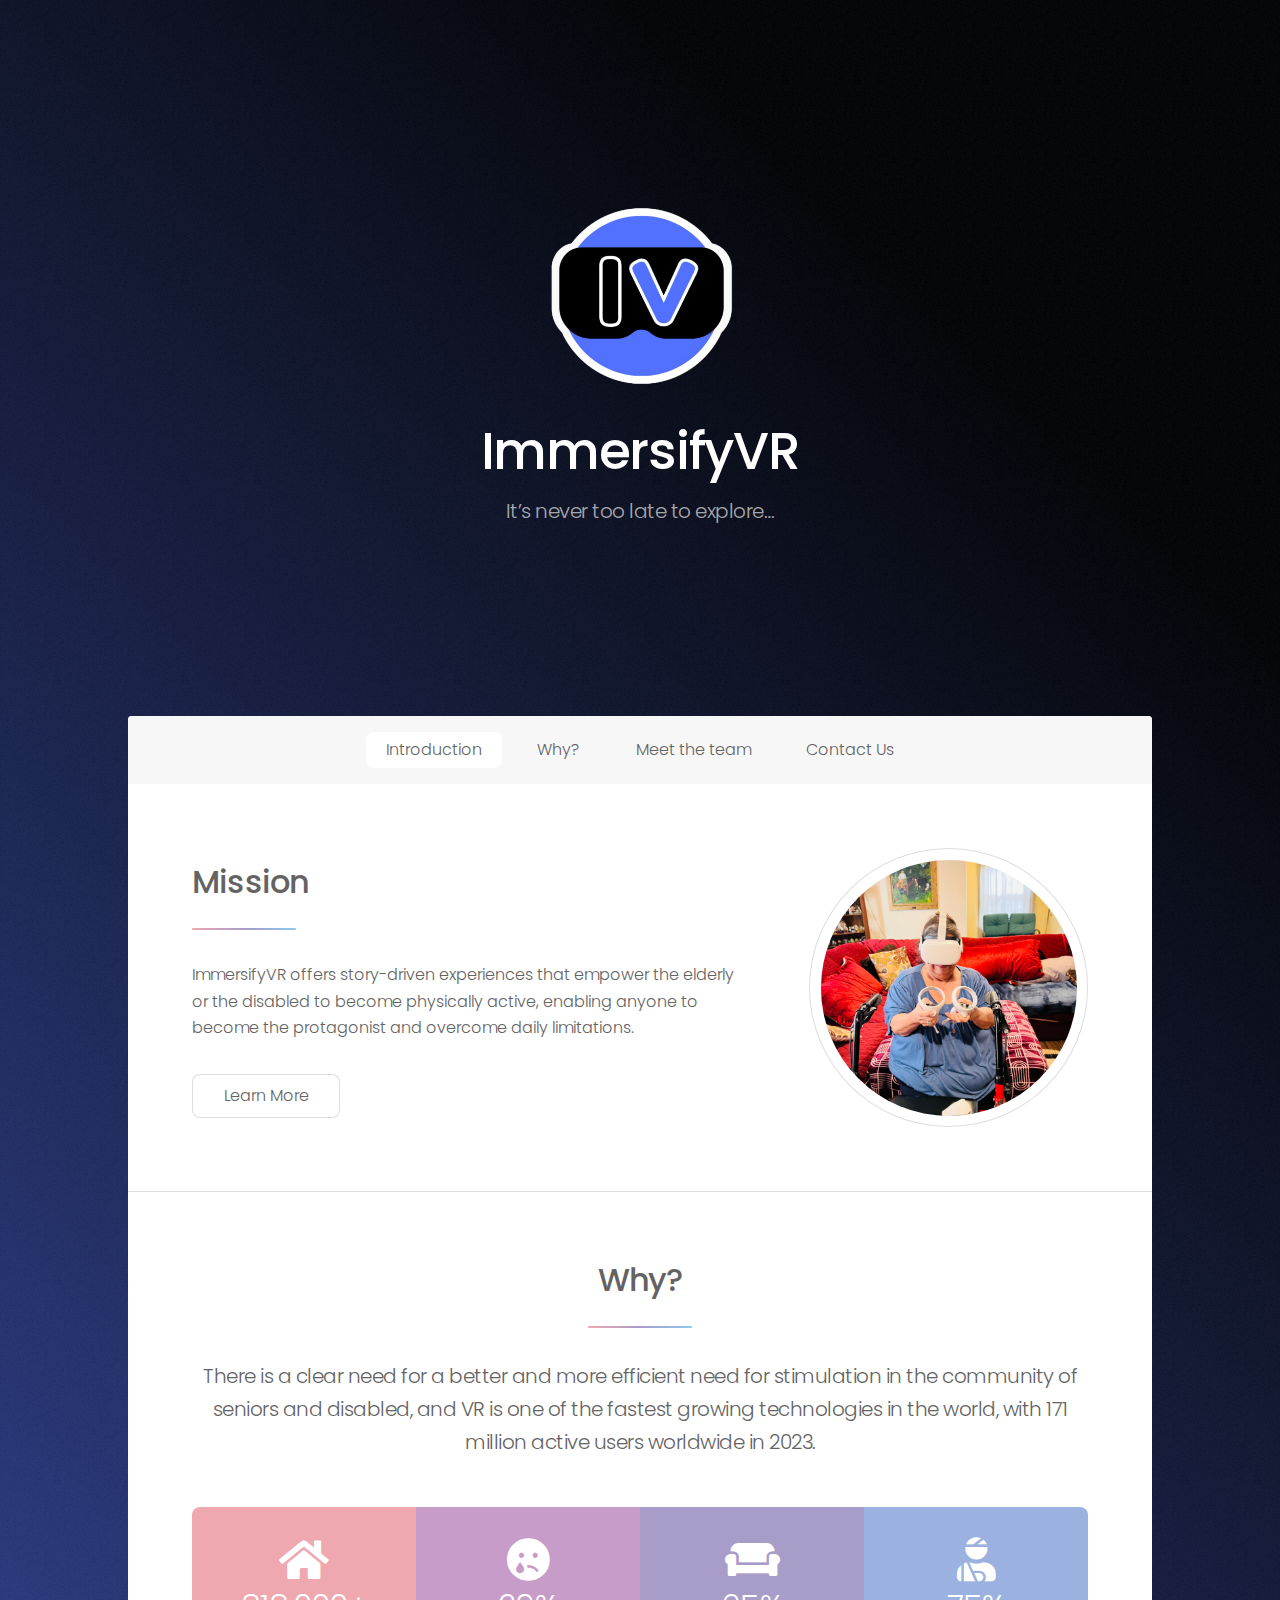
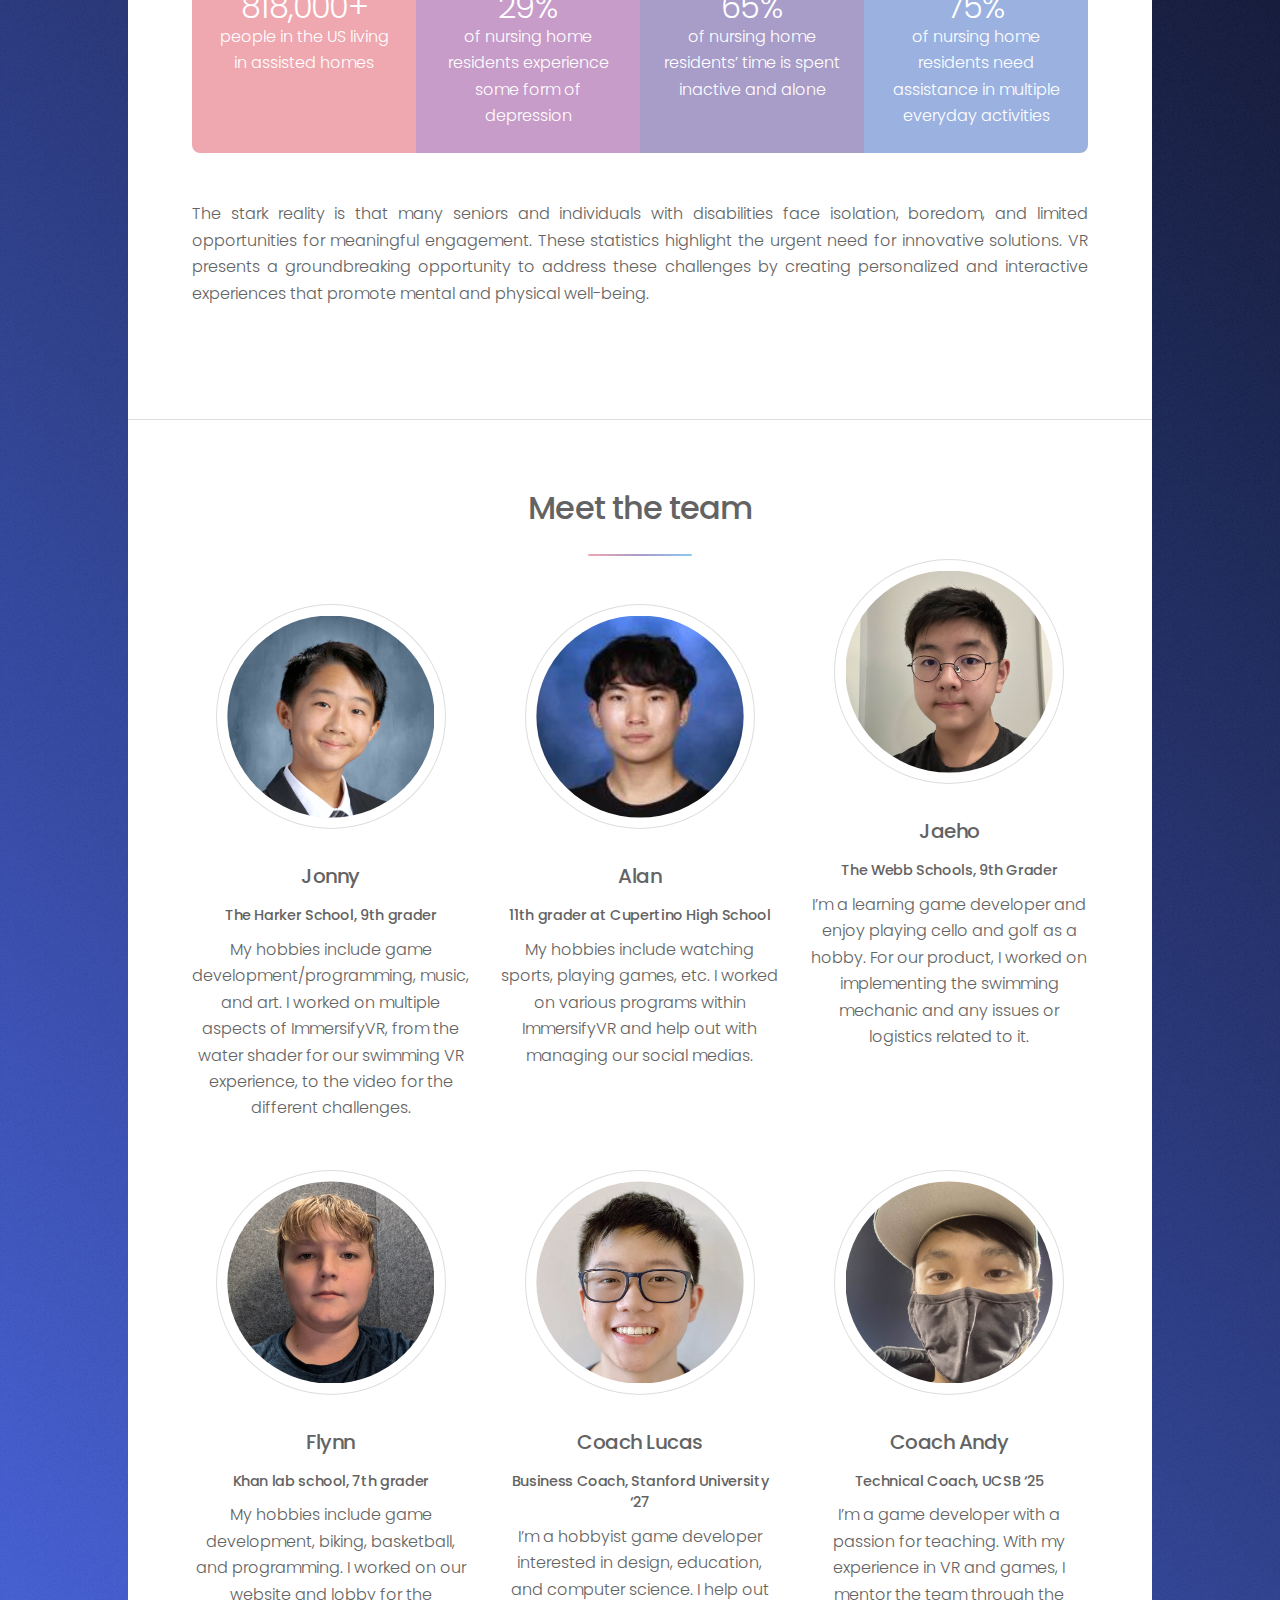
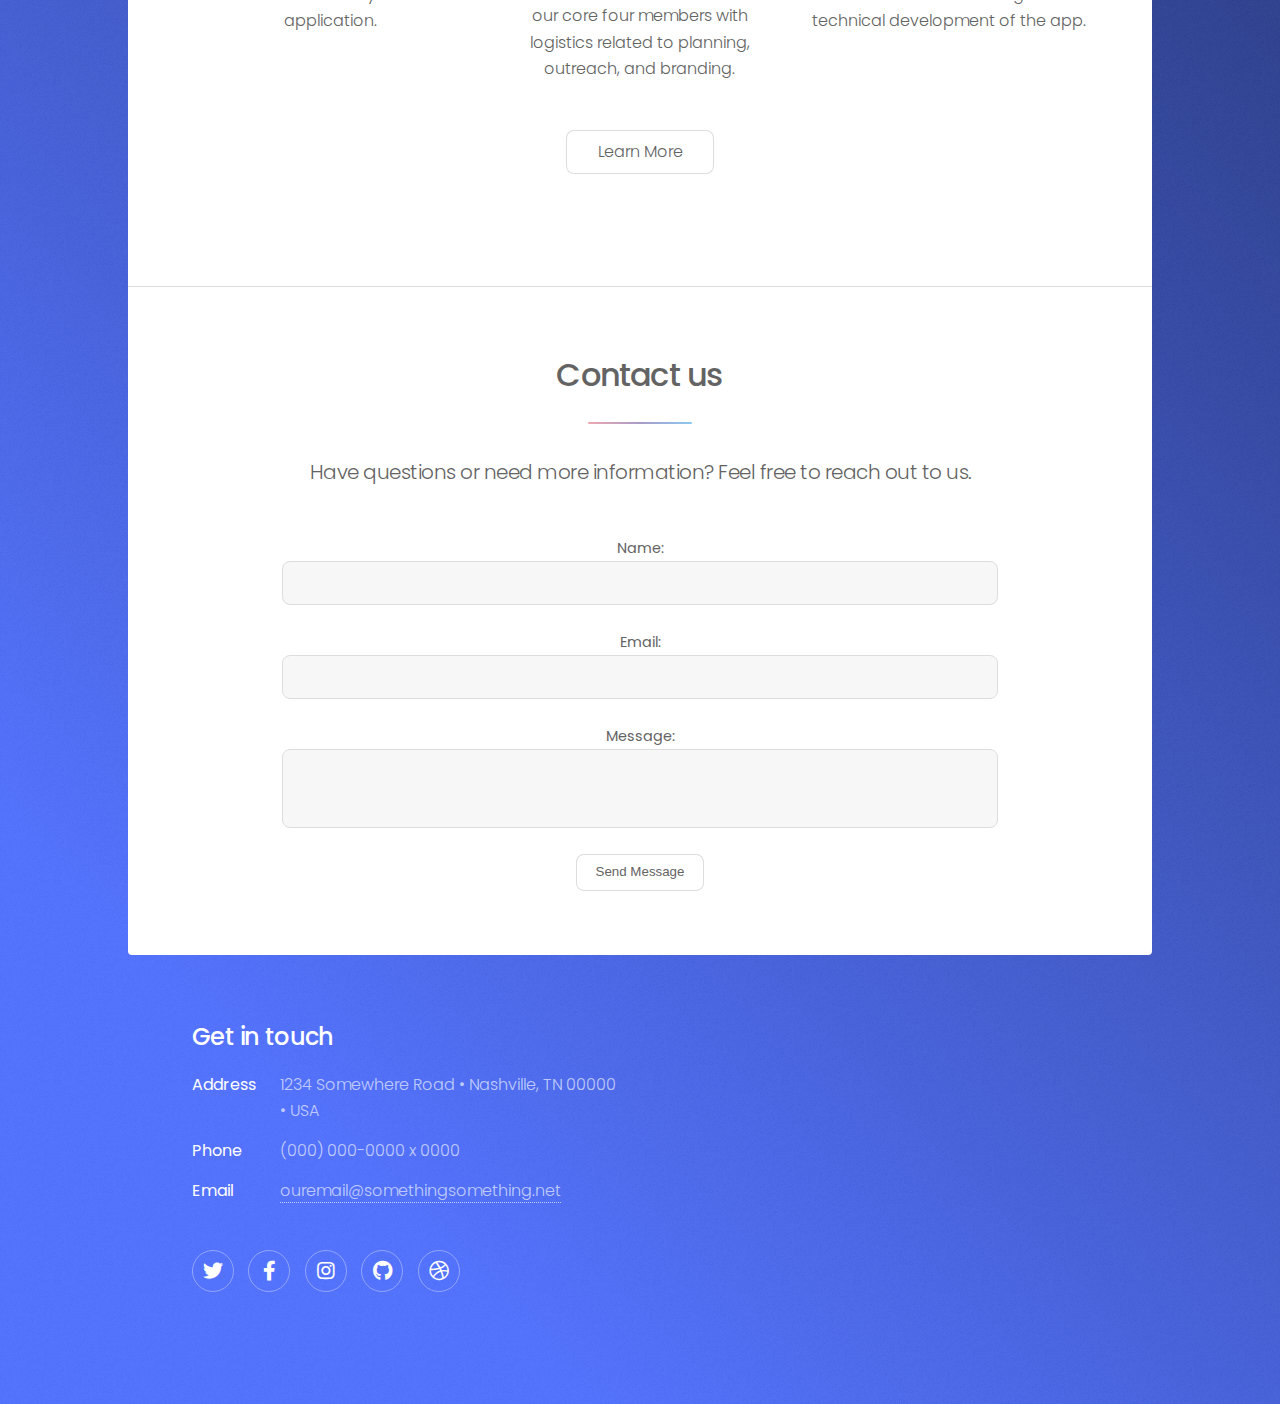
<file: index.html>
<!DOCTYPE HTML>

<html>
	
	<head>
		
		  <link rel="icon" type="image/png" href="images/logo (2).png"> 
		<title>ImmersifyVR</title>
		<meta charset="utf-8" />
		<meta name="viewport" content="width=device-width, initial-scale=1, user-scalable=no" />
		<link rel="stylesheet" href="assets/css/main.css" />
		<link rel="stylesheet" href="assets/css/index.css" />
		<noscript><link rel="stylesheet" href="assets/css/noscript.css" /></noscript>
		<!--<asp:Image ID="img1" runat="server" ImageUrl=""../ImgLoc/1.png"" oncontextmenu="return false;" />-->
	</head>
	<body class="is-preload">
		<!-- Wrapper -->
			<div id="wrapper">

				<!-- Header -->
					<header id="header" class="alt">
						<span class="logo"><img src="images/logo (2).png" alt="" width="200" height="200"/></span>
						<h1>ImmersifyVR</h1>
						<p>It’s never too late to explore…<br />
					
					</header>

				<!-- Nav -->
					<nav id="nav">
						<ul>
							<li><a href="#intro" class="active">Introduction</a></li>
							
							<li><a href="#second">Why?</a></li>
							<li><a href="#first">Meet the team</a></li>
							<li><a href="#cta">Contact Us</a></li>
						</ul>
					</nav>

				<!-- Main -->
					<div id="main">

						<!-- Introduction -->
							<section id="intro" class="main">
								<div class="spotlight">
									<div class="content">
										<header class="major">
											<h2>Mission</h2>
										</header>
										<p>ImmersifyVR offers story-driven experiences that empower the elderly or the disabled to become physically active, enabling anyone to become the protagonist and overcome daily limitations.</p>
										<ul class="actions">
											<li><a href="generic.html" class="button">Learn More</a></li>
										</ul>
									</div>
									<span class="image"><img src="images/msgloria.jpg" alt="" /></span>
								</div>
							</section>

						<!-- First Section -->
						

						<!-- Second Section -->
							<section id="second" class="main special">
								<header class="major">
									<h2>Why? </h2>
									<p>There is a clear need for a better and more efficient need for stimulation in the community of seniors and disabled, and VR is one of the fastest growing technologies in the world, with 171 million active users worldwide in 2023.</p>
								</header>
								<ul class="statistics">
									<li class="style1">
										<span class="icon solid fa-home"></span>
										
										<strong>818,000+</strong>people in the US living in assisted homes
									</li>
									<li class="style2">
										<span class="icon solid fa-sad-tear"></span>
										<strong>29%</strong>of nursing home residents experience some form of depression
									</li>
									<li class="style3">
										<span class="icon solid fa-couch"></span>
										<strong>65%</strong> of nursing home residents’ time is spent inactive and alone 
									</li>
									<li class="style4">
										<span class="icon solid fa-user-injured"></span>
										<strong>75%</strong> of nursing home residents need assistance in multiple everyday activities
									</li>
								</ul>
								<p class="content">The stark reality is that many seniors and individuals with disabilities face isolation, boredom, and limited opportunities for meaningful engagement. These statistics highlight the urgent need for innovative solutions. VR presents a groundbreaking opportunity to address these challenges by creating personalized and interactive experiences that promote mental and physical well-being.</p>
								<footer class="major">
									<ul class="actions special">
										
									</ul>
								</footer>
							</section>
						<section id="first" class="main special">
							<header class="major">
								<h2>Meet the team</h2>
							</header>
							<ul class="features">
								<li>
									<img src="images/29G4PW79-102372_2 (1).jpg" class="round" width="230" height="225"> </img>
									<h3>Jonny</h3>
								<h5>The Harker School, 9th grader</h5>
									<p> My hobbies include game development/programming, music, and art. I worked on multiple aspects of ImmersifyVR, from the water shader for our swimming VR experience, to the video for the different challenges.
						</p>
								</li>
								<li>
									<img src="images/juniorpicture (1).jpg" class="round" width="230" height="225"> </img>
									<h3>Alan</h3>
								<h5>11th grader at Cupertino High School</h5>
									<p>My hobbies include watching sports, playing games, etc. I worked on various programs within ImmersifyVR and help out with managing our social medias.</p>
								</li>
								<li>
                                    <style>
                                        .higher {
                                            margin-top: -45px;
                                        }
                                    </style>

                                    <div class="higher">
                                        <img src="images/image0.jpg" class="round" width="230" height="225">
                                        <h3>Jaeho</h3>
                                        <h5>The Webb Schools, 9th Grader</h5>
                                        <p>I’m a learning game developer and enjoy playing cello and golf as a hobby. For our product, I worked on implementing the swimming mechanic and any issues or logistics related to it.</p>
                                    </div>
								</li>
								<li>
									<img src="images/PXL_20240906_230331883.jpg" class="round" width="230" height="225"> </img>
									<h3>Flynn</h3>
								<h5>Khan lab school, 7th grader</h5>
									<p>My hobbies include game development, biking, basketball, and programming. I worked on our website and lobby for the application.</p>
								</li>
								<li>
									<img src="images/IMG_2833.png" class="round" width="230" height="225"> </img>
									<h3>Coach Lucas</h3>
								<h5> Business Coach, Stanford University ‘27</h5>
									<p>I’m a hobbyist game developer interested in design, education, and computer science. I help out our core four members with logistics related to planning, outreach, and branding.
						</p>
								</li>
								<li>
									<img src="images/68179580287__ABC6BBCD-F190-4011-9F2C-76C9AE54BEF6 (1).jpg" class="round" width="230" height="225"> </img>
									<h3>Coach Andy </h3>
							<h5>Technical Coach, UCSB ‘25</h5>
									<p>I’m a game developer with a passion for teaching. With my experience in VR and games, I mentor the team through the technical development of the app.</p>
								</li>
							</ul>
							<a href="generic.html" class="button">Learn More</a>
							<footer class="major">
								<ul class="actions special">

								</ul>
							</footer>
						</section>

						<!-- Get Started -->
							<section id="cta" class="main special">
								<header class="major">
									<h2>Contact us</h2>
									<p>Have questions or need more information? Feel free to reach out to us.</p>
								</header>
								<footer class="major">
                                    <form action="mailto:flynnoyt98@gmail.com" method="post">
                                        <label for="name">Name:</label>
                                        <input type="text" id="name" name="name" required>
                                        <br>
                                        <label for="email">Email:</label>
                                        <input type="email" id="email" name="email" required>
                                        <br>
                                        <label for="message">Message:</label>
                                        <textarea id="message" name="message" required></textarea>
                                        <br>
                                        <button type="submit">Send Message</button>
                                    </form>

								</footer>
							</section>

					</div>

				<!-- Footer -->
					<footer id="footer">
						
						<section>
							<h2>Get in touch
							</h2>
							<dl class="alt">
								<dt>Address</dt>
								<dd>1234 Somewhere Road &bull; Nashville, TN 00000 &bull; USA</dd>
								<dt>Phone</dt>
								<dd>(000) 000-0000 x 0000</dd>
								<dt>Email</dt>
								<dd><a href="#">ouremail@somethingsomething.net</a></dd>
							</dl>
							<ul class="icons">
								<li><a href="#" class="icon brands fa-twitter alt"><span class="label">Twitter</span></a></li>
								<li><a href="#" class="icon brands fa-facebook-f alt"><span class="label">Facebook</span></a></li>
								<li><a href="#" class="icon brands fa-instagram alt"><span class="label">Instagram</span></a></li>
								<li><a href="#" class="icon brands fa-github alt"><span class="label">GitHub</span></a></li>
								<li><a href="#" class="icon brands fa-dribbble alt"><span class="label">Dribbble</span></a></li>
							</ul>
						</section>

					
					</footer>

			</div>

		<!-- Scripts -->
			<script src="assets/js/jquery.min.js"></script>
			<script src="assets/js/jquery.scrollex.min.js"></script>
			<script src="assets/js/jquery.scrolly.min.js"></script>
			<script src="assets/js/browser.min.js"></script>
			<script src="assets/js/breakpoints.min.js"></script>
			<script src="assets/js/util.js"></script>
			<script src="assets/js/main.js"></script>

	</body>
</html>
</file>
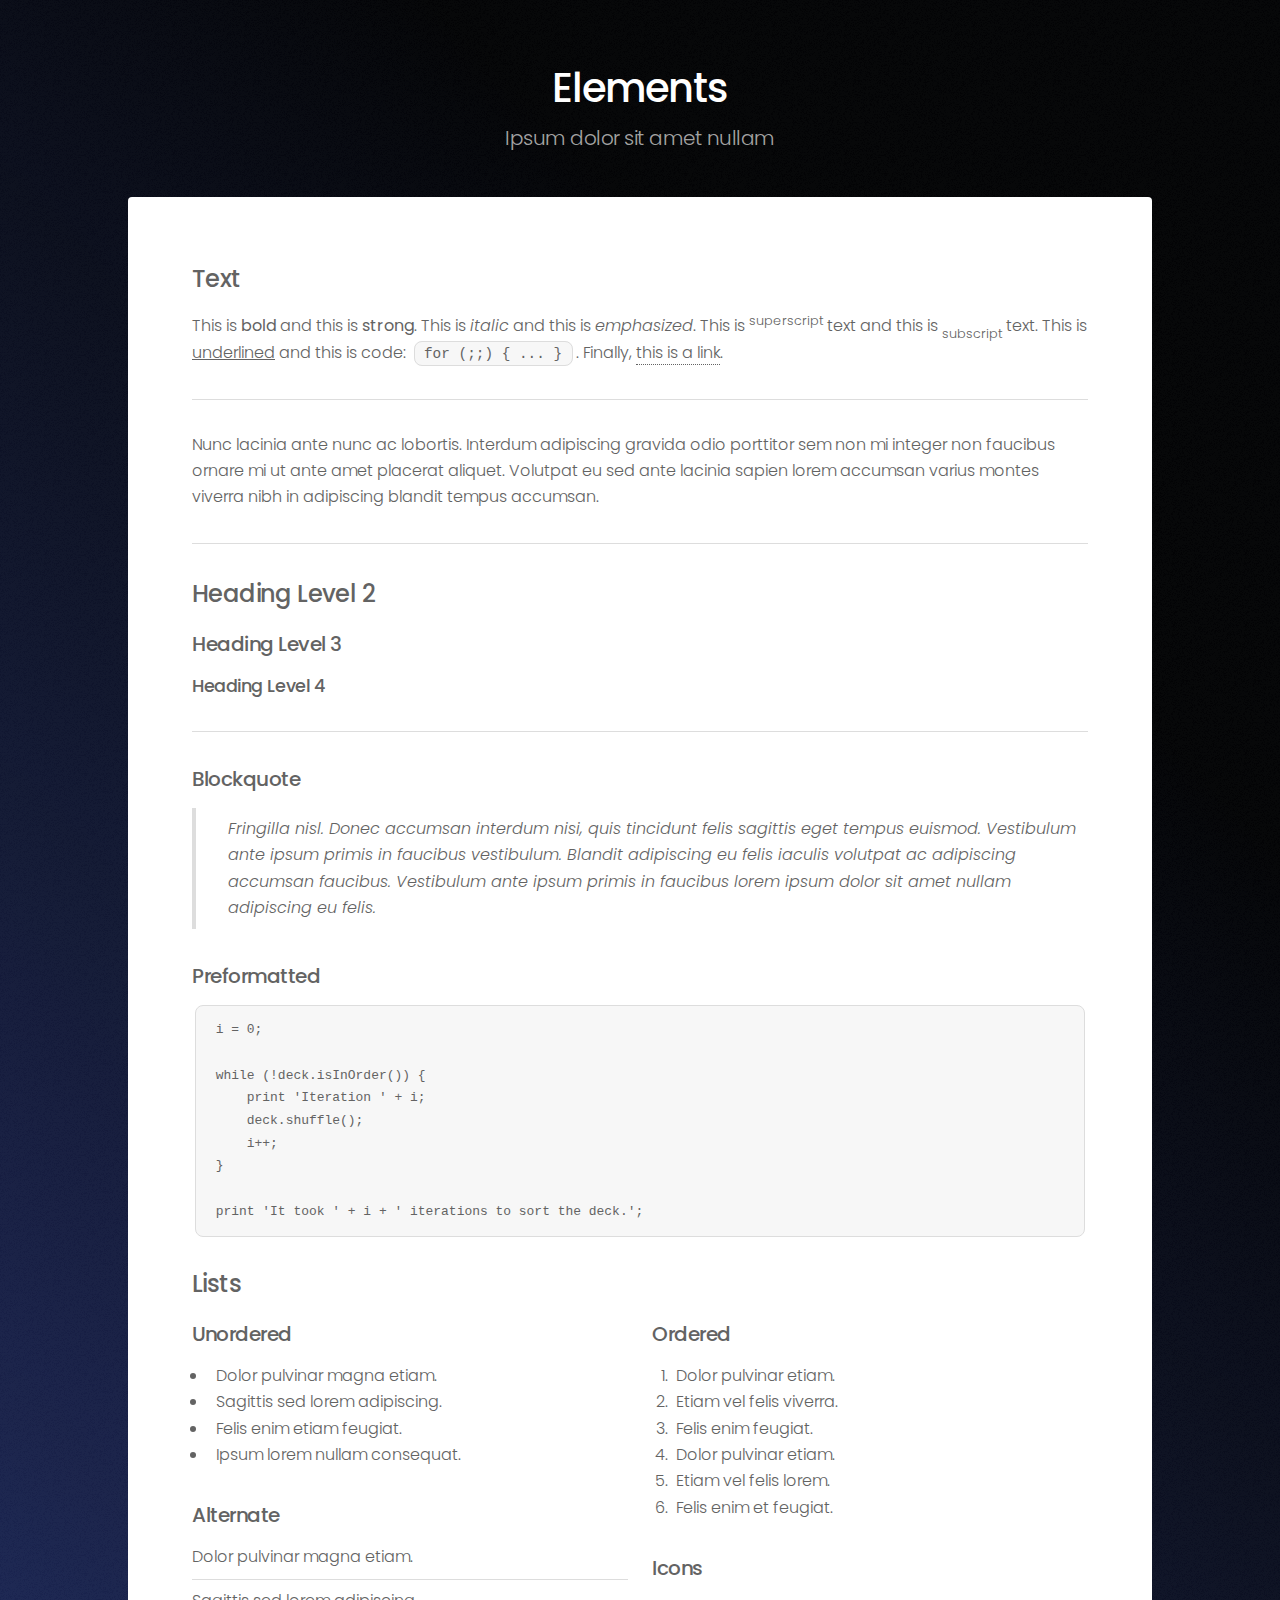
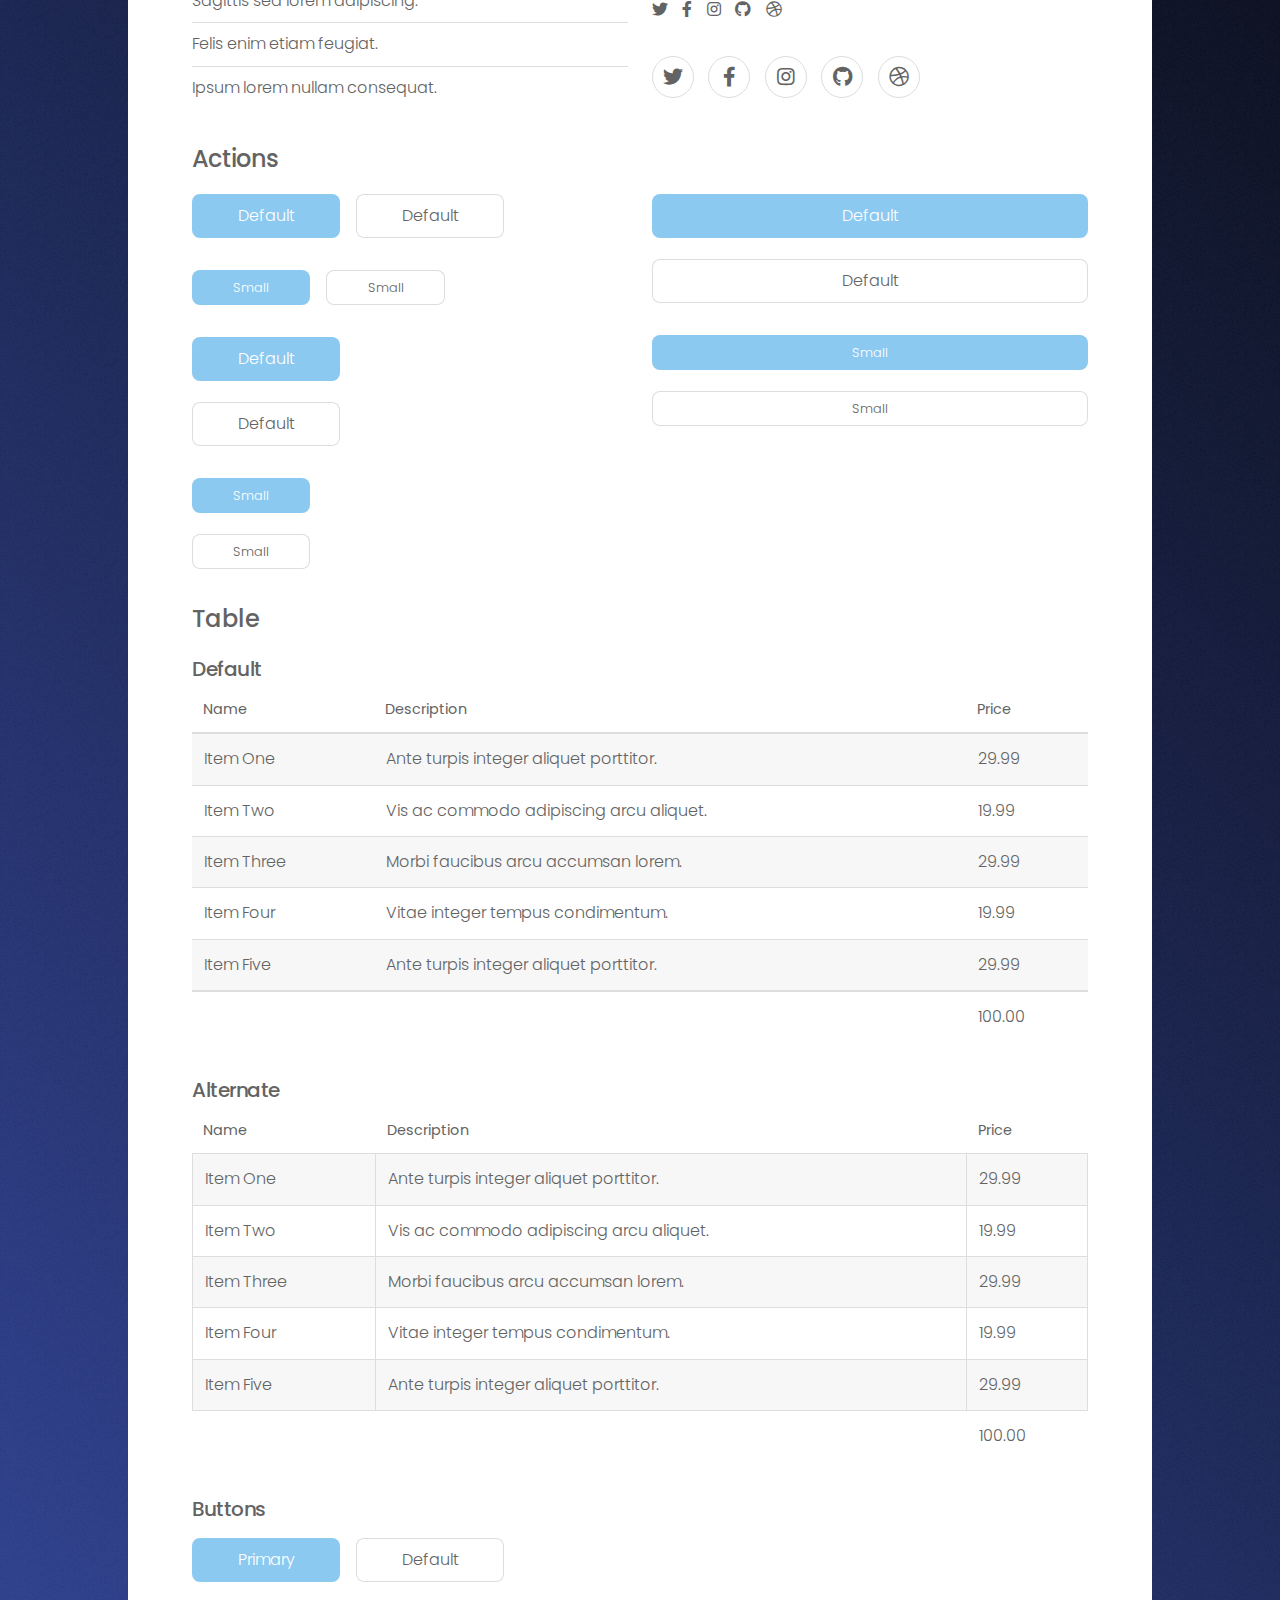
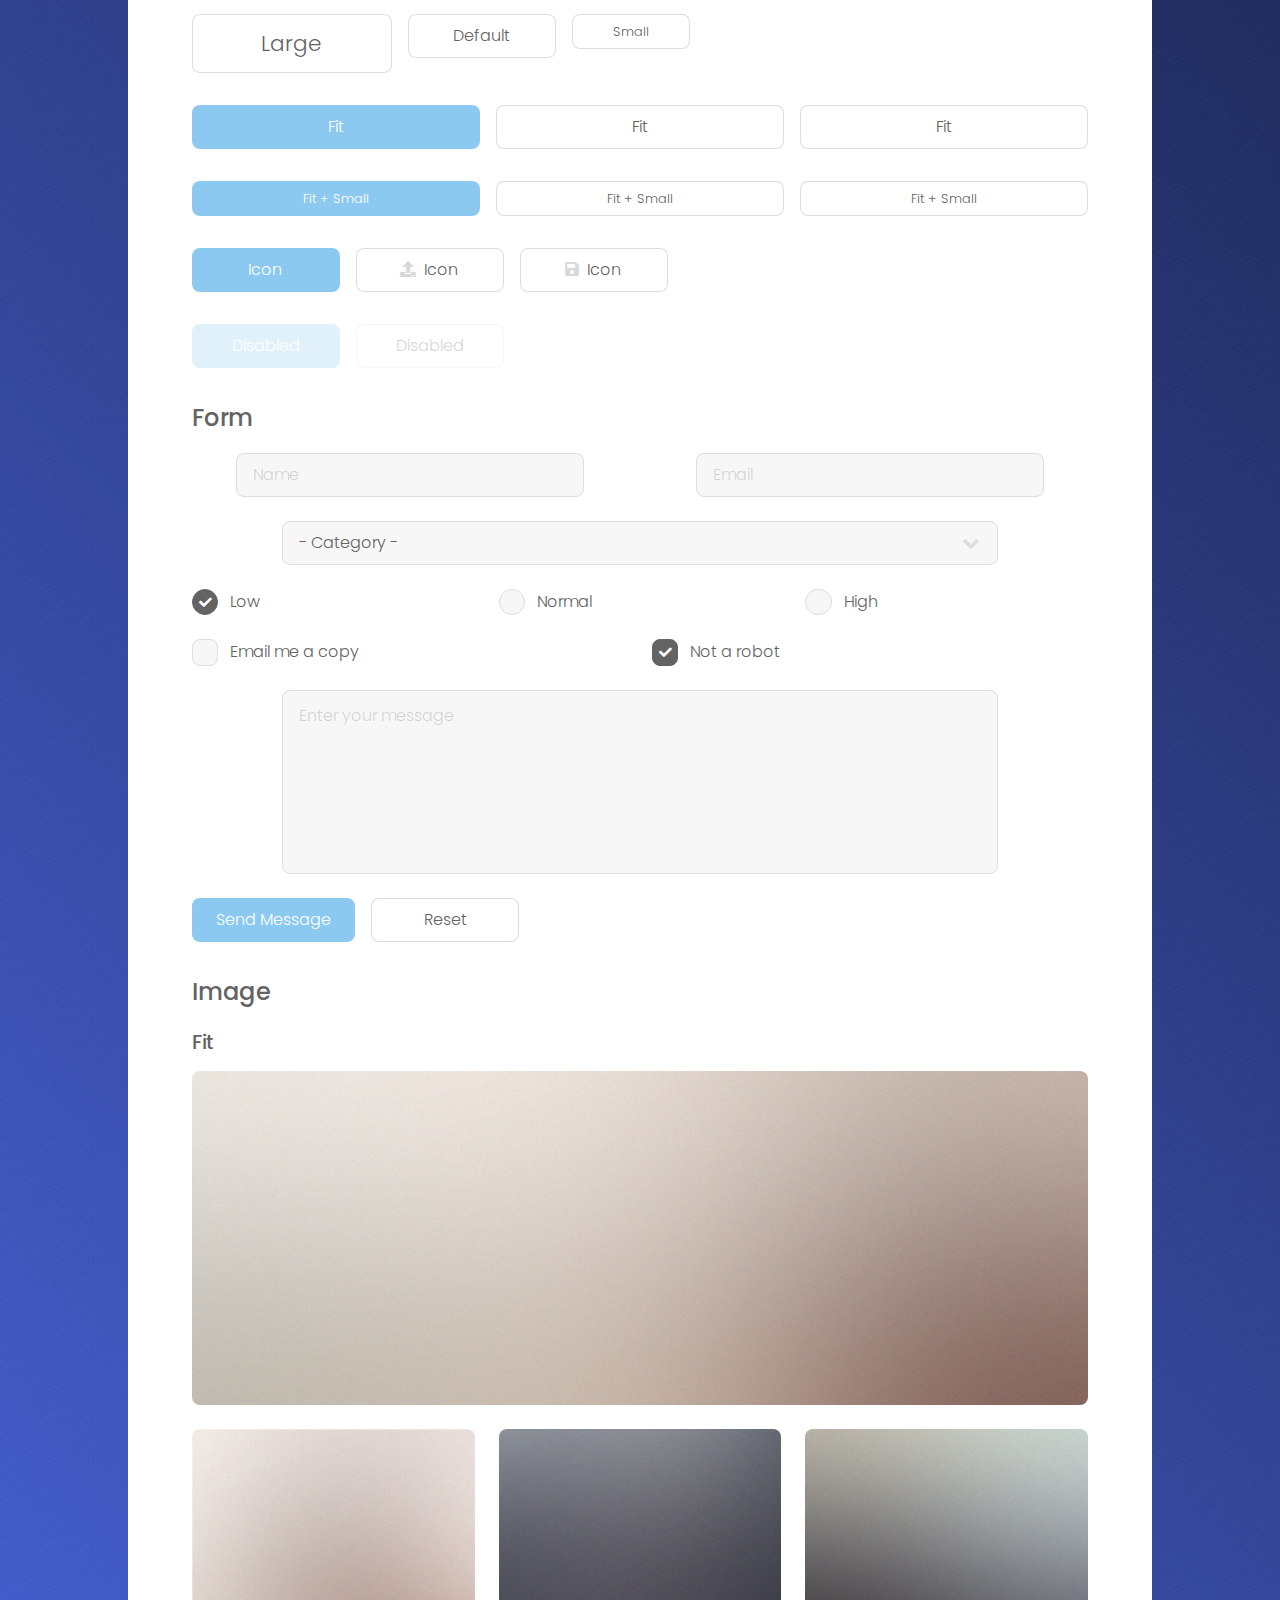
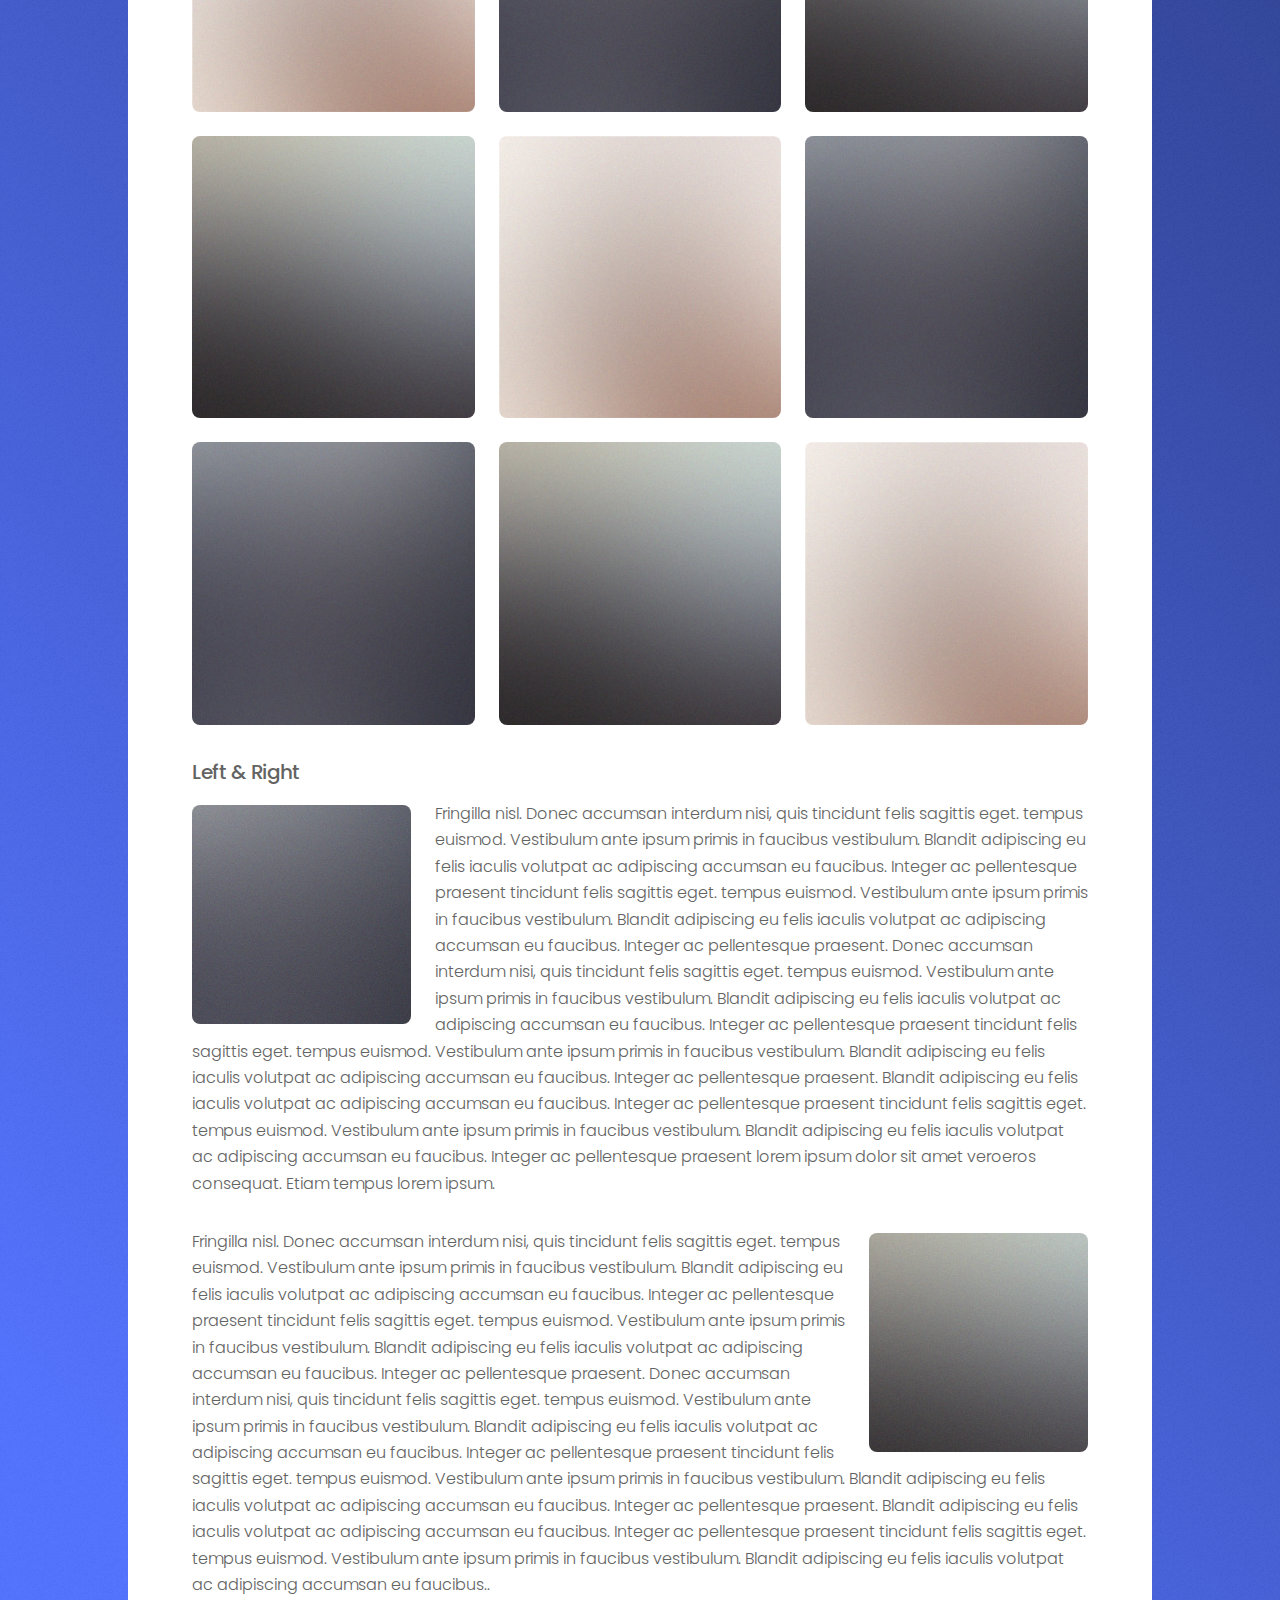
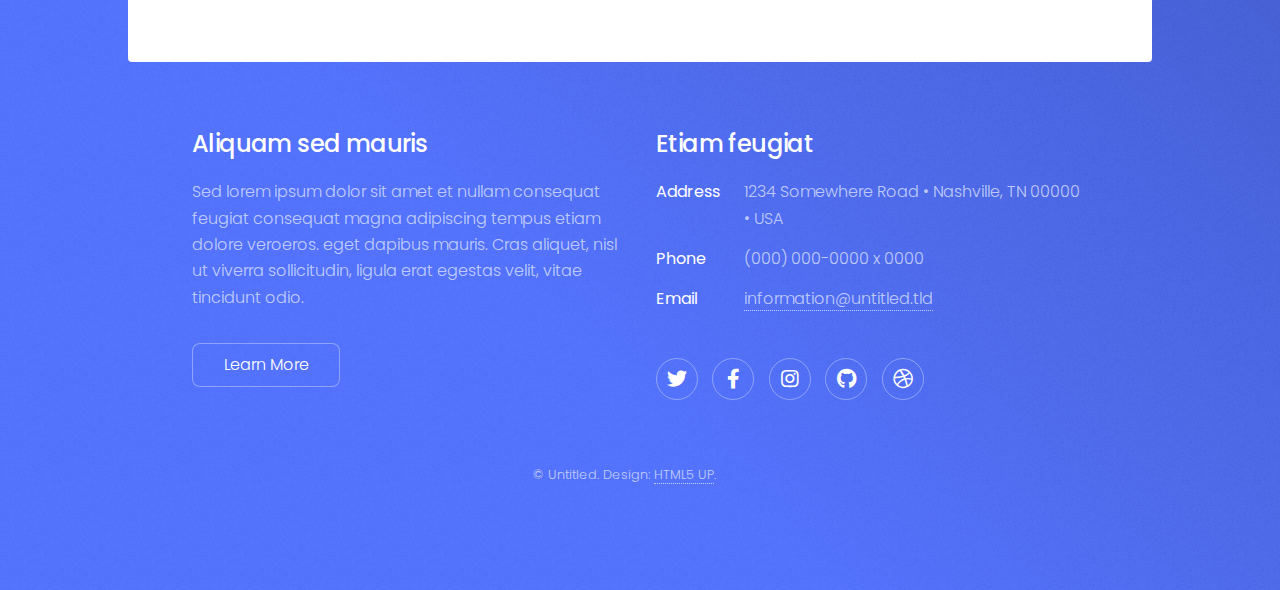
<file: elements.html>
<!DOCTYPE HTML>
<!--
	Stellar by HTML5 UP
	html5up.net | @ajlkn
	Free for personal and commercial use under the CCA 3.0 license (html5up.net/license)
-->
<html>
	<head>
		<title>Elements - Stellar by HTML5 UP</title>
		<meta charset="utf-8" />
		<meta name="viewport" content="width=device-width, initial-scale=1, user-scalable=no" />
		<link rel="stylesheet" href="assets/css/main.css" />
		<noscript><link rel="stylesheet" href="assets/css/noscript.css" /></noscript>
	</head>
	<body class="is-preload">

		<!-- Wrapper -->
			<div id="wrapper">

				<!-- Header -->
					<header id="header">
						<h1>Elements</h1>
						<p>Ipsum dolor sit amet nullam</p>
					</header>

				<!-- Main -->
					<div id="main">

						<!-- Content -->
							<section id="content" class="main">

								<!-- Text -->
									<section>
										<h2>Text</h2>
										<p>This is <b>bold</b> and this is <strong>strong</strong>. This is <i>italic</i> and this is <em>emphasized</em>.
										This is <sup>superscript</sup> text and this is <sub>subscript</sub> text.
										This is <u>underlined</u> and this is code: <code>for (;;) { ... }</code>. Finally, <a href="#">this is a link</a>.</p>
										<hr />
										<p>Nunc lacinia ante nunc ac lobortis. Interdum adipiscing gravida odio porttitor sem non mi integer non faucibus ornare mi ut ante amet placerat aliquet. Volutpat eu sed ante lacinia sapien lorem accumsan varius montes viverra nibh in adipiscing blandit tempus accumsan.</p>
										<hr />
										<h2>Heading Level 2</h2>
										<h3>Heading Level 3</h3>
										<h4>Heading Level 4</h4>
										<hr />
										<h3>Blockquote</h3>
										<blockquote>Fringilla nisl. Donec accumsan interdum nisi, quis tincidunt felis sagittis eget tempus euismod. Vestibulum ante ipsum primis in faucibus vestibulum. Blandit adipiscing eu felis iaculis volutpat ac adipiscing accumsan faucibus. Vestibulum ante ipsum primis in faucibus lorem ipsum dolor sit amet nullam adipiscing eu felis.</blockquote>
										<h3>Preformatted</h3>
										<pre><code>i = 0;

while (!deck.isInOrder()) {
    print 'Iteration ' + i;
    deck.shuffle();
    i++;
}

print 'It took ' + i + ' iterations to sort the deck.';</code></pre>
									</section>

								<!-- Lists -->
									<section>
										<h2>Lists</h2>
										<div class="row">
											<div class="col-6 col-12-medium">
												<h3>Unordered</h3>
												<ul>
													<li>Dolor pulvinar magna etiam.</li>
													<li>Sagittis sed lorem adipiscing.</li>
													<li>Felis enim etiam feugiat.</li>
													<li>Ipsum lorem nullam consequat.</li>
												</ul>
												<h3>Alternate</h3>
												<ul class="alt">
													<li>Dolor pulvinar magna etiam.</li>
													<li>Sagittis sed lorem adipiscing.</li>
													<li>Felis enim etiam feugiat.</li>
													<li>Ipsum lorem nullam consequat.</li>
												</ul>
											</div>
											<div class="col-6 col-12-medium">
												<h3>Ordered</h3>
												<ol>
													<li>Dolor pulvinar etiam.</li>
													<li>Etiam vel felis viverra.</li>
													<li>Felis enim feugiat.</li>
													<li>Dolor pulvinar etiam.</li>
													<li>Etiam vel felis lorem.</li>
													<li>Felis enim et feugiat.</li>
												</ol>
												<h3>Icons</h3>
												<ul class="icons">
													<li><a href="#" class="icon brands fa-twitter"><span class="label">Twitter</span></a></li>
													<li><a href="#" class="icon brands fa-facebook-f"><span class="label">Facebook</span></a></li>
													<li><a href="#" class="icon brands fa-instagram"><span class="label">Instagram</span></a></li>
													<li><a href="#" class="icon brands fa-github"><span class="label">GitHub</span></a></li>
													<li><a href="#" class="icon brands fa-dribbble"><span class="label">Dribbble</span></a></li>
												</ul>
												<ul class="icons">
													<li><a href="#" class="icon brands alt fa-twitter"><span class="label">Twitter</span></a></li>
													<li><a href="#" class="icon brands alt fa-facebook-f"><span class="label">Facebook</span></a></li>
													<li><a href="#" class="icon brands alt fa-instagram"><span class="label">Instagram</span></a></li>
													<li><a href="#" class="icon brands alt fa-github"><span class="label">GitHub</span></a></li>
													<li><a href="#" class="icon brands alt fa-dribbble"><span class="label">Dribbble</span></a></li>
												</ul>
											</div>
										</div>
										<h2>Actions</h2>
										<div class="row">
											<div class="col-6 col-12-medium">
												<ul class="actions">
													<li><a href="#" class="button primary">Default</a></li>
													<li><a href="#" class="button">Default</a></li>
												</ul>
												<ul class="actions small">
													<li><a href="#" class="button primary small">Small</a></li>
													<li><a href="#" class="button small">Small</a></li>
												</ul>
												<ul class="actions stacked">
													<li><a href="#" class="button primary">Default</a></li>
													<li><a href="#" class="button">Default</a></li>
												</ul>
												<ul class="actions stacked">
													<li><a href="#" class="button primary small">Small</a></li>
													<li><a href="#" class="button small">Small</a></li>
												</ul>
											</div>
											<div class="col-6 col-12-medium">
												<ul class="actions stacked">
													<li><a href="#" class="button primary fit">Default</a></li>
													<li><a href="#" class="button fit">Default</a></li>
												</ul>
												<ul class="actions stacked">
													<li><a href="#" class="button primary small fit">Small</a></li>
													<li><a href="#" class="button small fit">Small</a></li>
												</ul>
											</div>
										</div>
									</section>

								<!-- Table -->
									<section>
										<h2>Table</h2>
										<h3>Default</h3>
										<div class="table-wrapper">
											<table>
												<thead>
													<tr>
														<th>Name</th>
														<th>Description</th>
														<th>Price</th>
													</tr>
												</thead>
												<tbody>
													<tr>
														<td>Item One</td>
														<td>Ante turpis integer aliquet porttitor.</td>
														<td>29.99</td>
													</tr>
													<tr>
														<td>Item Two</td>
														<td>Vis ac commodo adipiscing arcu aliquet.</td>
														<td>19.99</td>
													</tr>
													<tr>
														<td>Item Three</td>
														<td> Morbi faucibus arcu accumsan lorem.</td>
														<td>29.99</td>
													</tr>
													<tr>
														<td>Item Four</td>
														<td>Vitae integer tempus condimentum.</td>
														<td>19.99</td>
													</tr>
													<tr>
														<td>Item Five</td>
														<td>Ante turpis integer aliquet porttitor.</td>
														<td>29.99</td>
													</tr>
												</tbody>
												<tfoot>
													<tr>
														<td colspan="2"></td>
														<td>100.00</td>
													</tr>
												</tfoot>
											</table>
										</div>

										<h3>Alternate</h3>
										<div class="table-wrapper">
											<table class="alt">
												<thead>
													<tr>
														<th>Name</th>
														<th>Description</th>
														<th>Price</th>
													</tr>
												</thead>
												<tbody>
													<tr>
														<td>Item One</td>
														<td>Ante turpis integer aliquet porttitor.</td>
														<td>29.99</td>
													</tr>
													<tr>
														<td>Item Two</td>
														<td>Vis ac commodo adipiscing arcu aliquet.</td>
														<td>19.99</td>
													</tr>
													<tr>
														<td>Item Three</td>
														<td> Morbi faucibus arcu accumsan lorem.</td>
														<td>29.99</td>
													</tr>
													<tr>
														<td>Item Four</td>
														<td>Vitae integer tempus condimentum.</td>
														<td>19.99</td>
													</tr>
													<tr>
														<td>Item Five</td>
														<td>Ante turpis integer aliquet porttitor.</td>
														<td>29.99</td>
													</tr>
												</tbody>
												<tfoot>
													<tr>
														<td colspan="2"></td>
														<td>100.00</td>
													</tr>
												</tfoot>
											</table>
										</div>
									</section>

								<!-- Buttons -->
									<section>
										<h3>Buttons</h3>
										<ul class="actions">
											<li><a href="#" class="button primary">Primary</a></li>
											<li><a href="#" class="button">Default</a></li>
										</ul>
										<ul class="actions">
											<li><a href="#" class="button large">Large</a></li>
											<li><a href="#" class="button">Default</a></li>
											<li><a href="#" class="button small">Small</a></li>
										</ul>
										<ul class="actions fit">
											<li><a href="#" class="button primary fit">Fit</a></li>
											<li><a href="#" class="button fit">Fit</a></li>
											<li><a href="#" class="button fit">Fit</a></li>
										</ul>
										<ul class="actions fit small">
											<li><a href="#" class="button primary fit small">Fit + Small</a></li>
											<li><a href="#" class="button fit small">Fit + Small</a></li>
											<li><a href="#" class="button fit small">Fit + Small</a></li>
										</ul>
										<ul class="actions">
											<li><a href="#" class="button primary icon solidfa-download">Icon</a></li>
											<li><a href="#" class="button icon solid fa-upload">Icon</a></li>
											<li><a href="#" class="button icon solid fa-save">Icon</a></li>
										</ul>
										<ul class="actions">
											<li><span class="button primary disabled">Disabled</span></li>
											<li><span class="button disabled">Disabled</span></li>
										</ul>
									</section>

								<!-- Form -->
									<section>
										<h2>Form</h2>
										<form method="post" action="#">
											<div class="row gtr-uniform">
												<div class="col-6 col-12-xsmall">
													<input type="text" name="demo-name" id="demo-name" value="" placeholder="Name" />
												</div>
												<div class="col-6 col-12-xsmall">
													<input type="email" name="demo-email" id="demo-email" value="" placeholder="Email" />
												</div>
												<div class="col-12">
													<select name="demo-category" id="demo-category">
														<option value="">- Category -</option>
														<option value="1">Manufacturing</option>
														<option value="1">Shipping</option>
														<option value="1">Administration</option>
														<option value="1">Human Resources</option>
													</select>
												</div>
												<div class="col-4 col-12-small">
													<input type="radio" id="demo-priority-low" name="demo-priority" checked>
													<label for="demo-priority-low">Low</label>
												</div>
												<div class="col-4 col-12-small">
													<input type="radio" id="demo-priority-normal" name="demo-priority">
													<label for="demo-priority-normal">Normal</label>
												</div>
												<div class="col-4 col-12-small">
													<input type="radio" id="demo-priority-high" name="demo-priority">
													<label for="demo-priority-high">High</label>
												</div>
												<div class="col-6 col-12-small">
													<input type="checkbox" id="demo-copy" name="demo-copy">
													<label for="demo-copy">Email me a copy</label>
												</div>
												<div class="col-6 col-12-small">
													<input type="checkbox" id="demo-human" name="demo-human" checked>
													<label for="demo-human">Not a robot</label>
												</div>
												<div class="col-12">
													<textarea name="demo-message" id="demo-message" placeholder="Enter your message" rows="6"></textarea>
												</div>
												<div class="col-12">
													<ul class="actions">
														<li><input type="submit" value="Send Message" class="primary" /></li>
														<li><input type="reset" value="Reset" /></li>
													</ul>
												</div>
											</div>
										</form>
									</section>

								<!-- Image -->
									<section>
										<h2>Image</h2>
										<h3>Fit</h3>
										<div class="box alt">
											<div class="row gtr-uniform">
												<div class="col-12"><span class="image fit"><img src="images/pic04.jpg" alt="" /></span></div>
												<div class="col-4"><span class="image fit"><img src="images/pic01.jpg" alt="" /></span></div>
												<div class="col-4"><span class="image fit"><img src="images/pic02.jpg" alt="" /></span></div>
												<div class="col-4"><span class="image fit"><img src="images/pic03.jpg" alt="" /></span></div>
												<div class="col-4"><span class="image fit"><img src="images/pic03.jpg" alt="" /></span></div>
												<div class="col-4"><span class="image fit"><img src="images/pic01.jpg" alt="" /></span></div>
												<div class="col-4"><span class="image fit"><img src="images/pic02.jpg" alt="" /></span></div>
												<div class="col-4"><span class="image fit"><img src="images/pic02.jpg" alt="" /></span></div>
												<div class="col-4"><span class="image fit"><img src="images/pic03.jpg" alt="" /></span></div>
												<div class="col-4"><span class="image fit"><img src="images/pic01.jpg" alt="" /></span></div>
											</div>
										</div>
										<h3>Left &amp; Right</h3>
										<p><span class="image left"><img src="images/pic05.jpg" alt="" /></span>Fringilla nisl. Donec accumsan interdum nisi, quis tincidunt felis sagittis eget. tempus euismod. Vestibulum ante ipsum primis in faucibus vestibulum. Blandit adipiscing eu felis iaculis volutpat ac adipiscing accumsan eu faucibus. Integer ac pellentesque praesent tincidunt felis sagittis eget. tempus euismod. Vestibulum ante ipsum primis in faucibus vestibulum. Blandit adipiscing eu felis iaculis volutpat ac adipiscing accumsan eu faucibus. Integer ac pellentesque praesent. Donec accumsan interdum nisi, quis tincidunt felis sagittis eget. tempus euismod. Vestibulum ante ipsum primis in faucibus vestibulum. Blandit adipiscing eu felis iaculis volutpat ac adipiscing accumsan eu faucibus. Integer ac pellentesque praesent tincidunt felis sagittis eget. tempus euismod. Vestibulum ante ipsum primis in faucibus vestibulum. Blandit adipiscing eu felis iaculis volutpat ac adipiscing accumsan eu faucibus. Integer ac pellentesque praesent. Blandit adipiscing eu felis iaculis volutpat ac adipiscing accumsan eu faucibus. Integer ac pellentesque praesent tincidunt felis sagittis eget. tempus euismod. Vestibulum ante ipsum primis in faucibus vestibulum. Blandit adipiscing eu felis iaculis volutpat ac adipiscing accumsan eu faucibus. Integer ac pellentesque praesent lorem ipsum dolor sit amet veroeros consequat. Etiam tempus lorem ipsum.</p>
										<p><span class="image right"><img src="images/pic06.jpg" alt="" /></span>Fringilla nisl. Donec accumsan interdum nisi, quis tincidunt felis sagittis eget. tempus euismod. Vestibulum ante ipsum primis in faucibus vestibulum. Blandit adipiscing eu felis iaculis volutpat ac adipiscing accumsan eu faucibus. Integer ac pellentesque praesent tincidunt felis sagittis eget. tempus euismod. Vestibulum ante ipsum primis in faucibus vestibulum. Blandit adipiscing eu felis iaculis volutpat ac adipiscing accumsan eu faucibus. Integer ac pellentesque praesent. Donec accumsan interdum nisi, quis tincidunt felis sagittis eget. tempus euismod. Vestibulum ante ipsum primis in faucibus vestibulum. Blandit adipiscing eu felis iaculis volutpat ac adipiscing accumsan eu faucibus. Integer ac pellentesque praesent tincidunt felis sagittis eget. tempus euismod. Vestibulum ante ipsum primis in faucibus vestibulum. Blandit adipiscing eu felis iaculis volutpat ac adipiscing accumsan eu faucibus. Integer ac pellentesque praesent. Blandit adipiscing eu felis iaculis volutpat ac adipiscing accumsan eu faucibus. Integer ac pellentesque praesent tincidunt felis sagittis eget. tempus euismod. Vestibulum ante ipsum primis in faucibus vestibulum. Blandit adipiscing eu felis iaculis volutpat ac adipiscing accumsan eu faucibus..</p>
									</section>

							</section>

					</div>

				<!-- Footer -->
					<footer id="footer">
						<section>
							<h2>Aliquam sed mauris</h2>
							<p>Sed lorem ipsum dolor sit amet et nullam consequat feugiat consequat magna adipiscing tempus etiam dolore veroeros. eget dapibus mauris. Cras aliquet, nisl ut viverra sollicitudin, ligula erat egestas velit, vitae tincidunt odio.</p>
							<ul class="actions">
								<li><a href="#" class="button">Learn More</a></li>
							</ul>
						</section>
						<section>
							<h2>Etiam feugiat</h2>
							<dl class="alt">
								<dt>Address</dt>
								<dd>1234 Somewhere Road &bull; Nashville, TN 00000 &bull; USA</dd>
								<dt>Phone</dt>
								<dd>(000) 000-0000 x 0000</dd>
								<dt>Email</dt>
								<dd><a href="#">information@untitled.tld</a></dd>
							</dl>
							<ul class="icons">
								<li><a href="#" class="icon brands fa-twitter alt"><span class="label">Twitter</span></a></li>
								<li><a href="#" class="icon brands fa-facebook-f alt"><span class="label">Facebook</span></a></li>
								<li><a href="#" class="icon brands fa-instagram alt"><span class="label">Instagram</span></a></li>
								<li><a href="#" class="icon brands fa-github alt"><span class="label">GitHub</span></a></li>
								<li><a href="#" class="icon brands fa-dribbble alt"><span class="label">Dribbble</span></a></li>
							</ul>
						</section>
						<p class="copyright">&copy; Untitled. Design: <a href="https://html5up.net">HTML5 UP</a>.</p>
					</footer>

			</div>

		<!-- Scripts -->
			<script src="assets/js/jquery.min.js"></script>
			<script src="assets/js/jquery.scrollex.min.js"></script>
			<script src="assets/js/jquery.scrolly.min.js"></script>
			<script src="assets/js/browser.min.js"></script>
			<script src="assets/js/breakpoints.min.js"></script>
			<script src="assets/js/util.js"></script>
			<script src="assets/js/main.js"></script>

	</body>
</html>
</file>
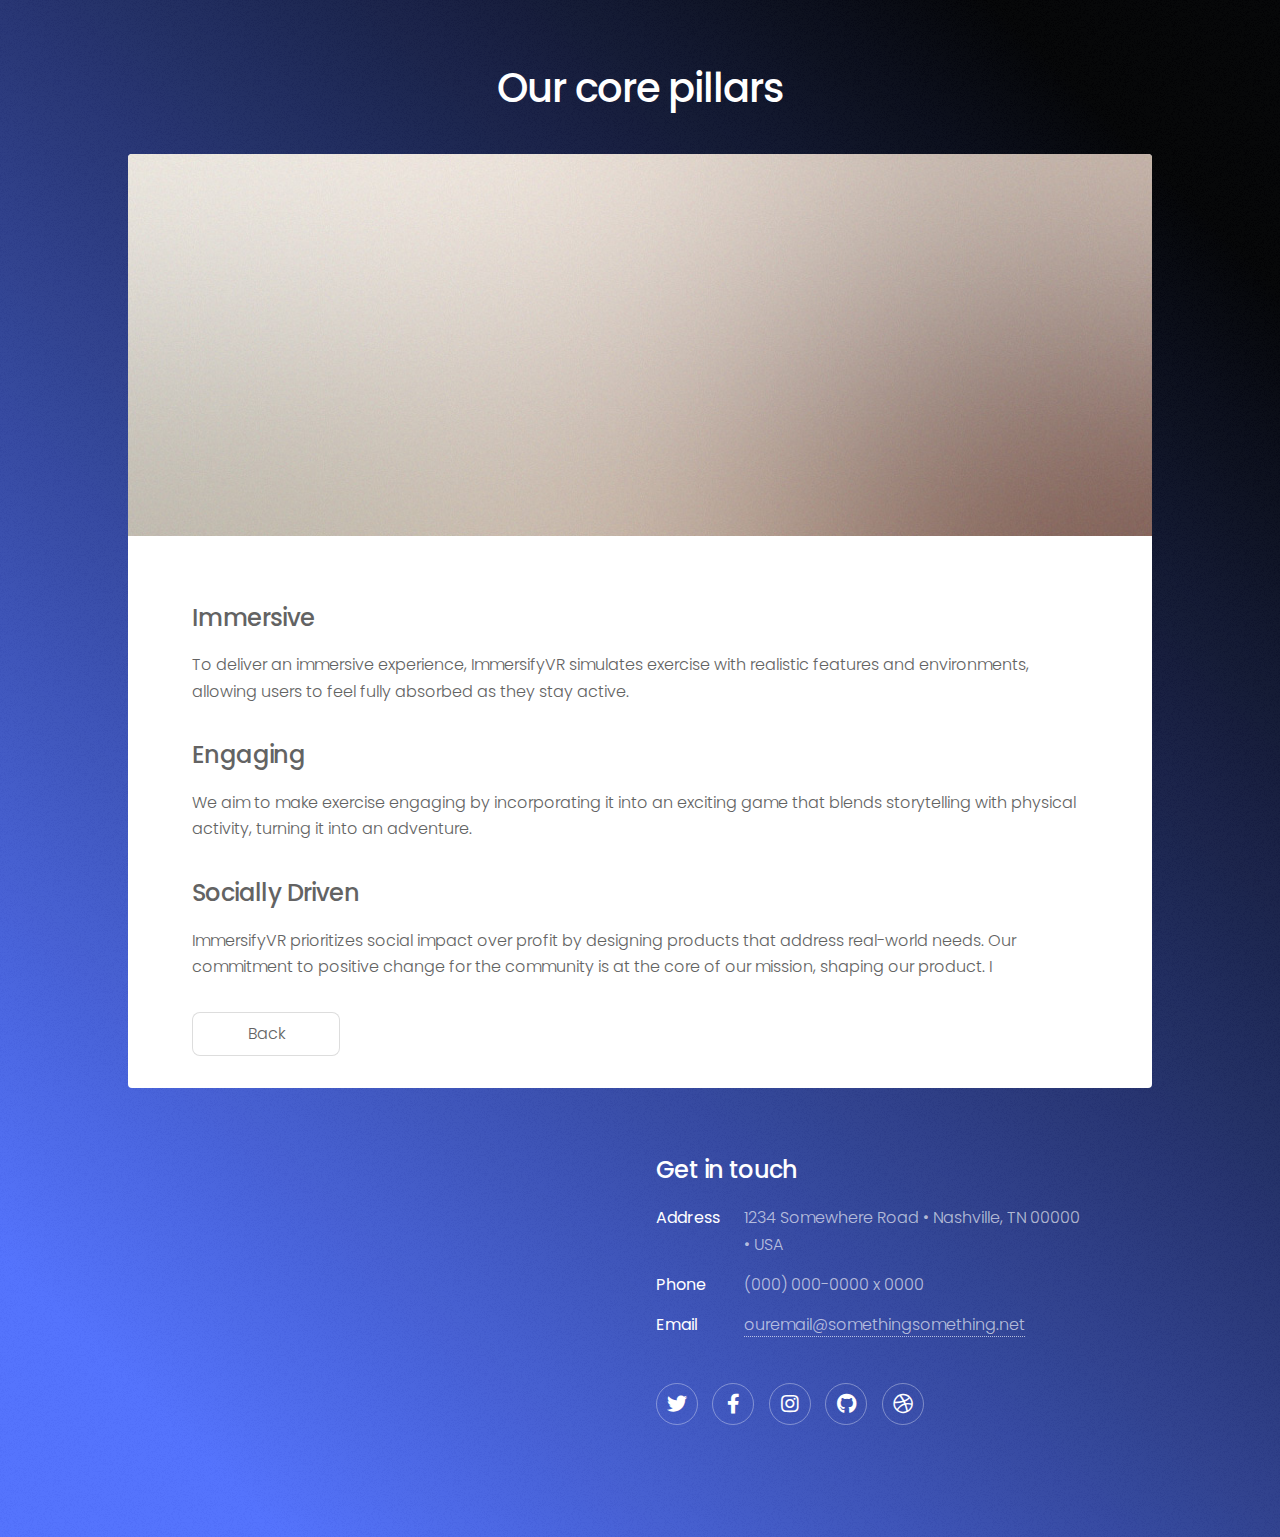
<file: generic.html>
<!DOCTYPE HTML>
<!--
	Stellar by HTML5 UP
	html5up.net | @ajlkn
	Free for personal and commercial use under the CCA 3.0 license (html5up.net/license)
-->
<html>
	<head>
		<title>Our core pillars</title>
		<meta charset="utf-8" />
		<meta name="viewport" content="width=device-width, initial-scale=1, user-scalable=no" />
		<link rel="stylesheet" href="assets/css/main.css" />
		<noscript><link rel="stylesheet" href="assets/css/noscript.css" /></noscript>
	</head>
	<body class="is-preload">

		<!-- Wrapper -->
			<div id="wrapper">

				<!-- Header -->
					<header id="header">
						
						<h1>Our core pillars</h1>
						<p></p>
					</header>

				<!-- Main -->
					<div id="main">

						<!-- Content -->
							<section id="content" class="main">
								<span class="image main"> <img src="images/pic04.jpg" alt="" /></span>
								<h2>Immersive</h2>
								<p>To deliver an immersive experience, ImmersifyVR simulates exercise with realistic features and environments, allowing users to feel fully absorbed as they stay active.
</p><h2>
Engaging
</h2>
								<p>We aim to make exercise engaging by incorporating it into an exciting game that blends storytelling with physical activity, turning it into an adventure.
</p>
								<h2>Socially Driven</h2>
								<p>ImmersifyVR prioritizes social impact over profit by designing products that address real-world needs. Our commitment to positive change for the community is at the core of our mission, shaping our product. I</p>
								<a href="index.html" class="button">Back</a>
							</section>
						

					</div>

				<!-- Footer -->
					<footer id="footer">
						<section>
					
							</ul>
						</section>
						<section>
							<h2>Get in touch
							</h2>
							<dl class="alt">
								<dt>Address</dt>
								<dd>1234 Somewhere Road &bull; Nashville, TN 00000 &bull; USA</dd>
								<dt>Phone</dt>
								<dd>(000) 000-0000 x 0000</dd>
								<dt>Email</dt>
								<dd><a href="#">ouremail@somethingsomething.net</a></dd>
							</dl>
							<ul class="icons">
								<li><a href="#" class="icon brands fa-twitter alt"><span class="label">Twitter</span></a></li>
								<li><a href="#" class="icon brands fa-facebook-f alt"><span class="label">Facebook</span></a></li>
								<li><a href="#" class="icon brands fa-instagram alt"><span class="label">Instagram</span></a></li>
								<li><a href="#" class="icon brands fa-github alt"><span class="label">GitHub</span></a></li>
								<li><a href="#" class="icon brands fa-dribbble alt"><span class="label">Dribbble</span></a></li>
							</ul>
						</section>
						
					</footer>

			</div>

		<!-- Scripts -->
			<script src="assets/js/jquery.min.js"></script>
			<script src="assets/js/jquery.scrollex.min.js"></script>
			<script src="assets/js/jquery.scrolly.min.js"></script>
			<script src="assets/js/browser.min.js"></script>
			<script src="assets/js/breakpoints.min.js"></script>
			<script src="assets/js/util.js"></script>
			<script src="assets/js/main.js"></script>

	</body>
</html>
</file>
<file: assets/css/main.css>
@import url('https://fonts.googleapis.com/css2?family=Poppins:ital,wght@0,100;0,200;0,300;0,400;0,500;0,600;0,700;0,800;0,900;1,100;1,200;1,300;1,400;1,500;1,600;1,700;1,800;1,900&display=swap');
@import url(fontawesome-all.min.css);
@import 'https://fonts.googleapis.com/css?family=Source+Sans+Pro:300,400';

/*
	Stellar by HTML5 UP
	html5up.net | @ajlkn
	Free for personal and commercial use under the CCA 3.0 license (html5up.net/license)
*/

html, body, div, span, applet, object,
iframe, h1, h2, h3, h4, h5, h6, p, blockquote,
pre, a, abbr, acronym, address, big, cite,
code, del, dfn, em, img, ins, kbd, q, s, samp,
small, strike, strong, sub, sup, tt, var, b,
u, i, center, dl, dt, dd, ol, ul, li, fieldset,
form, label, legend, table, caption, tbody,
tfoot, thead, tr, th, td, article, aside,
canvas, details, embed, figure, figcaption,
footer, header, hgroup, menu, nav, output, ruby,
section, summary, time, mark, audio, video {
	margin: 0;
	padding: 0;
	border: 0;
	font-size: 100%;
	font: inherit;
	vertical-align: baseline;}

article, aside, details, figcaption, figure,
footer, header, hgroup, menu, nav, section {
	display: block;}

body {
	line-height: 1;
}

ol, ul {
	list-style: none;
}

blockquote, q {
	quotes: none;
}

	blockquote:before, blockquote:after, q:before, q:after {
		content: '';
		content: none;
	}

table {
	border-collapse: collapse;
	border-spacing: 0;
}

body {
	-webkit-text-size-adjust: none;
}

mark {
	background-color: transparent;
	color: inherit;
}

input::-moz-focus-inner {
	border: 0;
	padding: 0;
}

input, select, textarea {
	-moz-appearance: none;
	-webkit-appearance: none;
	-ms-appearance: none;
	appearance: none;
}

/* Basic */

	@-ms-viewport {
		width: device-width;
	}

	body {
		-ms-overflow-style: scrollbar;
	}

	@media screen and (max-width: 480px) {

		html, body {
			min-width: 320px;
		}

	}

	html {
		box-sizing: border-box;
	}

	*, *:before, *:after {
		box-sizing: inherit;
	}

	body {
		background-color: #935d8c;
		background-image: url("images/overlay.png"), -moz-linear-gradient(45deg, #5271FF 10%, #000000 90%);
		background-image: url("images/overlay.png"), -webkit-linear-gradient(45deg, #5271FF 10%, #000000 90%);
		background-image: url("images/overlay.png"), -ms-linear-gradient(45deg, #5271FF 10%, #000000 90%);
		background-image: url("images/overlay.png"), linear-gradient(45deg, #5271FF 10%, #000000 90%);
	}

		body.is-preload *, body.is-preload *:before, body.is-preload *:after {
			-moz-animation: none !important;
			-webkit-animation: none !important;
			-ms-animation: none !important;
			animation: none !important;
			-moz-transition: none !important;
			-webkit-transition: none !important;
			-ms-transition: none !important;
			transition: none !important;
		}

/* Type */

	body {
		background-color: #935d8c;
		color: rgba(255, 255, 255, 0.65);
	}

	body, input, select, textarea {
		font-family: "Poppins", "Source Sans Pro", Helvetica, sans-serif;
		font-size: 17pt;
		font-weight: 300;
		line-height: 1.65;
	}

		@media screen and (max-width: 1680px) {

			body, input, select, textarea {
				font-size: 14pt;
			}

		}

		@media screen and (max-width: 1280px) {

			body, input, select, textarea {
				font-size: 12pt;
			}

		}

		@media screen and (max-width: 360px) {

			body, input, select, textarea {
				font-size: 11pt;
			}

		}

	a {
		-moz-transition: color 0.2s ease, border-bottom 0.2s ease;
		-webkit-transition: color 0.2s ease, border-bottom 0.2s ease;
		-ms-transition: color 0.2s ease, border-bottom 0.2s ease;
		transition: color 0.2s ease, border-bottom 0.2s ease;
		text-decoration: none;
		border-bottom: dotted 1px;
		color: inherit;
	}

		a:hover {
			border-bottom-color: transparent;
		}

	strong, b {
		font-weight: 400;
	}

	em, i {
		font-style: italic;
	}

	p {
		margin: 0 0 2em 0;
	}

		p.content {
			-moz-columns: 20em 1;
			-webkit-columns: 20em 1;
			-ms-columns: 20em 1;
			columns: 20em 1;
			-moz-column-gap: 2em;
			-webkit-column-gap: 2em;
			-ms-column-gap: 2em;
			column-gap: 2em;
			text-align: justify;
		}

	h1, h2, h3, h4, h5, h6 {
		font-weight: 500;
		line-height: 1.5;
		margin: 0 0 0.7em 0;
		letter-spacing: -0.025em;
	}

		h1 a, h2 a, h3 a, h4 a, h5 a, h6 a {
			color: inherit;
			text-decoration: none;
		}

	h1 {
		font-size: 2.5em;
		line-height: 1.2;
	}

	h2 {
		font-size: 1.5em;
	}

	h3 {
		font-size: 1.25em;
	}

	h4 {
		font-size: 1.1em;
	}

	h5 {
		font-size: 0.9em;
	}

	h6 {
		font-size: 0.7em;
	}

	@media screen and (max-width: 736px) {

		h1 {
			font-size: 2em;
		}

	}

	sub {
		font-size: 0.8em;
		position: relative;
		top: 0.5em;
	}

	sup {
		font-size: 0.8em;
		position: relative;
		top: -0.5em;
	}

	blockquote {
		border-left: solid 4px;
		font-style: italic;
		margin: 0 0 2em 0;
		padding: 0.5em 0 0.5em 2em;
	}

	code {
		border-radius: 8px;
		border: solid 1px;
		font-family: "Courier New", monospace;
		font-size: 0.9em;
		margin: 0 0.25em;
		padding: 0.25em 0.65em;
	}

	pre {
		-webkit-overflow-scrolling: touch;
		font-family: "Courier New", monospace;
		font-size: 0.9em;
		margin: 0 0 2em 0;
	}

		pre code {
			display: block;
			line-height: 1.75;
			padding: 1em 1.5em;
			overflow-x: auto;
		}

	hr {
		border: 0;
		border-bottom: solid 1px;
		margin: 2em 0;
	}

		hr.major {
			margin: 3em 0;
		}

	.align-left {
		text-align: left;
	}

	.align-center {
		text-align: center;
	}

	.align-right {
		text-align: right;
	}

	input, select, textarea {
		color: #ffffff;
	}

	a:hover {
		color: #ffffff;
	}

	strong, b {
		color: #ffffff;
	}

	h1, h2, h3, h4, h5, h6 {
		color: #ffffff;
	}

	blockquote {
		border-left-color: rgba(255, 255, 255, 0.35);
	}

	code {
		background: rgba(255, 255, 255, 0.075);
		border-color: rgba(255, 255, 255, 0.35);
	}

	hr {
		border-bottom-color: rgba(255, 255, 255, 0.35);
	}

/* Row */

	.row {
		display: flex;
		flex-wrap: wrap;
		box-sizing: border-box;
		align-items: stretch;
	}

		.row > * {
			box-sizing: border-box;
		}

		.row.gtr-uniform > * > :last-child {
			margin-bottom: 0;
		}

		.row.aln-left {
			justify-content: flex-start;
		}

		.row.aln-center {
			justify-content: center;
		}

		.row.aln-right {
			justify-content: flex-end;
		}

		.row.aln-top {
			align-items: flex-start;
		}

		.row.aln-middle {
			align-items: center;
		}

		.row.aln-bottom {
			align-items: flex-end;
		}

		.row > .imp {
			order: -1;
		}

		.row > .col-1 {
			width: 8.33333%;
		}

		.row > .off-1 {
			margin-left: 8.33333%;
		}

		.row > .col-2 {
			width: 16.66667%;
		}

		.row > .off-2 {
			margin-left: 16.66667%;
		}

		.row > .col-3 {
			width: 25%;
		}

		.row > .off-3 {
			margin-left: 25%;
		}

		.row > .col-4 {
			width: 33.33333%;
		}

		.row > .off-4 {
			margin-left: 33.33333%;
		}

		.row > .col-5 {
			width: 41.66667%;
		}

		.row > .off-5 {
			margin-left: 41.66667%;
		}

		.row > .col-6 {
			width: 50%;
		}

		.row > .off-6 {
			margin-left: 50%;
		}

		.row > .col-7 {
			width: 58.33333%;
		}

		.row > .off-7 {
			margin-left: 58.33333%;
		}

		.row > .col-8 {
			width: 66.66667%;
		}

		.row > .off-8 {
			margin-left: 66.66667%;
		}

		.row > .col-9 {
			width: 75%;
		}

		.row > .off-9 {
			margin-left: 75%;
		}

		.row > .col-10 {
			width: 83.33333%;
		}

		.row > .off-10 {
			margin-left: 83.33333%;
		}

		.row > .col-11 {
			width: 91.66667%;
		}

		.row > .off-11 {
			margin-left: 91.66667%;
		}

		.row > .col-12 {
			width: 100%;
		}

		.row > .off-12 {
			margin-left: 100%;
		}

		.row.gtr-0 {
			margin-top: 0;
			margin-left: 0em;
		}

			.row.gtr-0 > * {
				padding: 0 0 0 0em;
			}

			.row.gtr-0.gtr-uniform {
				margin-top: 0em;
			}

				.row.gtr-0.gtr-uniform > * {
					padding-top: 0em;
				}

		.row.gtr-25 {
			margin-top: 0;
			margin-left: -0.375em;
		}

			.row.gtr-25 > * {
				padding: 0 0 0 0.375em;
			}

			.row.gtr-25.gtr-uniform {
				margin-top: -0.375em;
			}

				.row.gtr-25.gtr-uniform > * {
					padding-top: 0.375em;
				}

		.row.gtr-50 {
			margin-top: 0;
			margin-left: -0.75em;
		}

			.row.gtr-50 > * {
				padding: 0 0 0 0.75em;
			}

			.row.gtr-50.gtr-uniform {
				margin-top: -0.75em;
			}

				.row.gtr-50.gtr-uniform > * {
					padding-top: 0.75em;
				}

		.row {
			margin-top: 0;
			margin-left: -1.5em;
		}

			.row > * {
				padding: 0 0 0 1.5em;
			}

			.row.gtr-uniform {
				margin-top: -1.5em;
			}

				.row.gtr-uniform > * {
					padding-top: 1.5em;
				}

		.row.gtr-150 {
			margin-top: 0;
			margin-left: -2.25em;
		}

			.row.gtr-150 > * {
				padding: 0 0 0 2.25em;
			}

			.row.gtr-150.gtr-uniform {
				margin-top: -2.25em;
			}

				.row.gtr-150.gtr-uniform > * {
					padding-top: 2.25em;
				}

		.row.gtr-200 {
			margin-top: 0;
			margin-left: -3em;
		}

			.row.gtr-200 > * {
				padding: 0 0 0 3em;
			}

			.row.gtr-200.gtr-uniform {
				margin-top: -3em;
			}

				.row.gtr-200.gtr-uniform > * {
					padding-top: 3em;
				}

		@media screen and (max-width: 1680px) {

			.row {
				display: flex;
				flex-wrap: wrap;
				box-sizing: border-box;
				align-items: stretch;
			}

				.row > * {
					box-sizing: border-box;
				}

				.row.gtr-uniform > * > :last-child {
					margin-bottom: 0;
				}

				.row.aln-left {
					justify-content: flex-start;
				}

				.row.aln-center {
					justify-content: center;
				}

				.row.aln-right {
					justify-content: flex-end;
				}

				.row.aln-top {
					align-items: flex-start;
				}

				.row.aln-middle {
					align-items: center;
				}

				.row.aln-bottom {
					align-items: flex-end;
				}

				.row > .imp-xlarge {
					order: -1;
				}

				.row > .col-1-xlarge {
					width: 8.33333%;
				}

				.row > .off-1-xlarge {
					margin-left: 8.33333%;
				}

				.row > .col-2-xlarge {
					width: 16.66667%;
				}

				.row > .off-2-xlarge {
					margin-left: 16.66667%;
				}

				.row > .col-3-xlarge {
					width: 25%;
				}

				.row > .off-3-xlarge {
					margin-left: 25%;
				}

				.row > .col-4-xlarge {
					width: 33.33333%;
				}

				.row > .off-4-xlarge {
					margin-left: 33.33333%;
				}

				.row > .col-5-xlarge {
					width: 41.66667%;
				}

				.row > .off-5-xlarge {
					margin-left: 41.66667%;
				}

				.row > .col-6-xlarge {
					width: 50%;
				}

				.row > .off-6-xlarge {
					margin-left: 50%;
				}

				.row > .col-7-xlarge {
					width: 58.33333%;
				}

				.row > .off-7-xlarge {
					margin-left: 58.33333%;
				}

				.row > .col-8-xlarge {
					width: 66.66667%;
				}

				.row > .off-8-xlarge {
					margin-left: 66.66667%;
				}

				.row > .col-9-xlarge {
					width: 75%;
				}

				.row > .off-9-xlarge {
					margin-left: 75%;
				}

				.row > .col-10-xlarge {
					width: 83.33333%;
				}

				.row > .off-10-xlarge {
					margin-left: 83.33333%;
				}

				.row > .col-11-xlarge {
					width: 91.66667%;
				}

				.row > .off-11-xlarge {
					margin-left: 91.66667%;
				}

				.row > .col-12-xlarge {
					width: 100%;
				}

				.row > .off-12-xlarge {
					margin-left: 100%;
				}

				.row.gtr-0 {
					margin-top: 0;
					margin-left: 0em;
				}

					.row.gtr-0 > * {
						padding: 0 0 0 0em;
					}

					.row.gtr-0.gtr-uniform {
						margin-top: 0em;
					}

						.row.gtr-0.gtr-uniform > * {
							padding-top: 0em;
						}

				.row.gtr-25 {
					margin-top: 0;
					margin-left: -0.375em;
				}

					.row.gtr-25 > * {
						padding: 0 0 0 0.375em;
					}

					.row.gtr-25.gtr-uniform {
						margin-top: -0.375em;
					}

						.row.gtr-25.gtr-uniform > * {
							padding-top: 0.375em;
						}

				.row.gtr-50 {
					margin-top: 0;
					margin-left: -0.75em;
				}

					.row.gtr-50 > * {
						padding: 0 0 0 0.75em;
					}

					.row.gtr-50.gtr-uniform {
						margin-top: -0.75em;
					}

						.row.gtr-50.gtr-uniform > * {
							padding-top: 0.75em;
						}

				.row {
					margin-top: 0;
					margin-left: -1.5em;
				}

					.row > * {
						padding: 0 0 0 1.5em;
					}

					.row.gtr-uniform {
						margin-top: -1.5em;
					}

						.row.gtr-uniform > * {
							padding-top: 1.5em;
						}

				.row.gtr-150 {
					margin-top: 0;
					margin-left: -2.25em;
				}

					.row.gtr-150 > * {
						padding: 0 0 0 2.25em;
					}

					.row.gtr-150.gtr-uniform {
						margin-top: -2.25em;
					}

						.row.gtr-150.gtr-uniform > * {
							padding-top: 2.25em;
						}

				.row.gtr-200 {
					margin-top: 0;
					margin-left: -3em;
				}

					.row.gtr-200 > * {
						padding: 0 0 0 3em;
					}

					.row.gtr-200.gtr-uniform {
						margin-top: -3em;
					}

						.row.gtr-200.gtr-uniform > * {
							padding-top: 3em;
						}

		}

		@media screen and (max-width: 1280px) {

			.row {
				display: flex;
				flex-wrap: wrap;
				box-sizing: border-box;
				align-items: stretch;
			}

				.row > * {
					box-sizing: border-box;
				}

				.row.gtr-uniform > * > :last-child {
					margin-bottom: 0;
				}

				.row.aln-left {
					justify-content: flex-start;
				}

				.row.aln-center {
					justify-content: center;
				}

				.row.aln-right {
					justify-content: flex-end;
				}

				.row.aln-top {
					align-items: flex-start;
				}

				.row.aln-middle {
					align-items: center;
				}

				.row.aln-bottom {
					align-items: flex-end;
				}

				.row > .imp-large {
					order: -1;
				}

				.row > .col-1-large {
					width: 8.33333%;
				}

				.row > .off-1-large {
					margin-left: 8.33333%;
				}

				.row > .col-2-large {
					width: 16.66667%;
				}

				.row > .off-2-large {
					margin-left: 16.66667%;
				}

				.row > .col-3-large {
					width: 25%;
				}

				.row > .off-3-large {
					margin-left: 25%;
				}

				.row > .col-4-large {
					width: 33.33333%;
				}

				.row > .off-4-large {
					margin-left: 33.33333%;
				}

				.row > .col-5-large {
					width: 41.66667%;
				}

				.row > .off-5-large {
					margin-left: 41.66667%;
				}

				.row > .col-6-large {
					width: 50%;
				}

				.row > .off-6-large {
					margin-left: 50%;
				}

				.row > .col-7-large {
					width: 58.33333%;
				}

				.row > .off-7-large {
					margin-left: 58.33333%;
				}

				.row > .col-8-large {
					width: 66.66667%;
				}

				.row > .off-8-large {
					margin-left: 66.66667%;
				}

				.row > .col-9-large {
					width: 75%;
				}

				.row > .off-9-large {
					margin-left: 75%;
				}

				.row > .col-10-large {
					width: 83.33333%;
				}

				.row > .off-10-large {
					margin-left: 83.33333%;
				}

				.row > .col-11-large {
					width: 91.66667%;
				}

				.row > .off-11-large {
					margin-left: 91.66667%;
				}

				.row > .col-12-large {
					width: 100%;
				}

				.row > .off-12-large {
					margin-left: 100%;
				}

				.row.gtr-0 {
					margin-top: 0;
					margin-left: 0em;
				}

					.row.gtr-0 > * {
						padding: 0 0 0 0em;
					}

					.row.gtr-0.gtr-uniform {
						margin-top: 0em;
					}

						.row.gtr-0.gtr-uniform > * {
							padding-top: 0em;
						}

				.row.gtr-25 {
					margin-top: 0;
					margin-left: -0.375em;
				}

					.row.gtr-25 > * {
						padding: 0 0 0 0.375em;
					}

					.row.gtr-25.gtr-uniform {
						margin-top: -0.375em;
					}

						.row.gtr-25.gtr-uniform > * {
							padding-top: 0.375em;
						}

				.row.gtr-50 {
					margin-top: 0;
					margin-left: -0.75em;
				}

					.row.gtr-50 > * {
						padding: 0 0 0 0.75em;
					}

					.row.gtr-50.gtr-uniform {
						margin-top: -0.75em;
					}

						.row.gtr-50.gtr-uniform > * {
							padding-top: 0.75em;
						}

				.row {
					margin-top: 0;
					margin-left: -1.5em;
				}

					.row > * {
						padding: 0 0 0 1.5em;
					}

					.row.gtr-uniform {
						margin-top: -1.5em;
					}

						.row.gtr-uniform > * {
							padding-top: 1.5em;
						}

				.row.gtr-150 {
					margin-top: 0;
					margin-left: -2.25em;
				}

					.row.gtr-150 > * {
						padding: 0 0 0 2.25em;
					}

					.row.gtr-150.gtr-uniform {
						margin-top: -2.25em;
					}

						.row.gtr-150.gtr-uniform > * {
							padding-top: 2.25em;
						}

				.row.gtr-200 {
					margin-top: 0;
					margin-left: -3em;
				}

					.row.gtr-200 > * {
						padding: 0 0 0 3em;
					}

					.row.gtr-200.gtr-uniform {
						margin-top: -3em;
					}

						.row.gtr-200.gtr-uniform > * {
							padding-top: 3em;
						}

		}

		@media screen and (max-width: 980px) {

			.row {
				display: flex;
				flex-wrap: wrap;
				box-sizing: border-box;
				align-items: stretch;
			}

				.row > * {
					box-sizing: border-box;
				}

				.row.gtr-uniform > * > :last-child {
					margin-bottom: 0;
				}

				.row.aln-left {
					justify-content: flex-start;
				}

				.row.aln-center {
					justify-content: center;
				}

				.row.aln-right {
					justify-content: flex-end;
				}

				.row.aln-top {
					align-items: flex-start;
				}

				.row.aln-middle {
					align-items: center;
				}

				.row.aln-bottom {
					align-items: flex-end;
				}

				.row > .imp-medium {
					order: -1;
				}

				.row > .col-1-medium {
					width: 8.33333%;
				}

				.row > .off-1-medium {
					margin-left: 8.33333%;
				}

				.row > .col-2-medium {
					width: 16.66667%;
				}

				.row > .off-2-medium {
					margin-left: 16.66667%;
				}

				.row > .col-3-medium {
					width: 25%;
				}

				.row > .off-3-medium {
					margin-left: 25%;
				}

				.row > .col-4-medium {
					width: 33.33333%;
				}

				.row > .off-4-medium {
					margin-left: 33.33333%;
				}

				.row > .col-5-medium {
					width: 41.66667%;
				}

				.row > .off-5-medium {
					margin-left: 41.66667%;
				}

				.row > .col-6-medium {
					width: 50%;
				}

				.row > .off-6-medium {
					margin-left: 50%;
				}

				.row > .col-7-medium {
					width: 58.33333%;
				}

				.row > .off-7-medium {
					margin-left: 58.33333%;
				}

				.row > .col-8-medium {
					width: 66.66667%;
				}

				.row > .off-8-medium {
					margin-left: 66.66667%;
				}

				.row > .col-9-medium {
					width: 75%;
				}

				.row > .off-9-medium {
					margin-left: 75%;
				}

				.row > .col-10-medium {
					width: 83.33333%;
				}

				.row > .off-10-medium {
					margin-left: 83.33333%;
				}

				.row > .col-11-medium {
					width: 91.66667%;
				}

				.row > .off-11-medium {
					margin-left: 91.66667%;
				}

				.row > .col-12-medium {
					width: 100%;
				}

				.row > .off-12-medium {
					margin-left: 100%;
				}

				.row.gtr-0 {
					margin-top: 0;
					margin-left: 0em;
				}

					.row.gtr-0 > * {
						padding: 0 0 0 0em;
					}

					.row.gtr-0.gtr-uniform {
						margin-top: 0em;
					}

						.row.gtr-0.gtr-uniform > * {
							padding-top: 0em;
						}

				.row.gtr-25 {
					margin-top: 0;
					margin-left: -0.375em;
				}

					.row.gtr-25 > * {
						padding: 0 0 0 0.375em;
					}

					.row.gtr-25.gtr-uniform {
						margin-top: -0.375em;
					}

						.row.gtr-25.gtr-uniform > * {
							padding-top: 0.375em;
						}

				.row.gtr-50 {
					margin-top: 0;
					margin-left: -0.75em;
				}

					.row.gtr-50 > * {
						padding: 0 0 0 0.75em;
					}

					.row.gtr-50.gtr-uniform {
						margin-top: -0.75em;
					}

						.row.gtr-50.gtr-uniform > * {
							padding-top: 0.75em;
						}

				.row {
					margin-top: 0;
					margin-left: -1.5em;
				}

					.row > * {
						padding: 0 0 0 1.5em;
					}

					.row.gtr-uniform {
						margin-top: -1.5em;
					}

						.row.gtr-uniform > * {
							padding-top: 1.5em;
						}

				.row.gtr-150 {
					margin-top: 0;
					margin-left: -2.25em;
				}

					.row.gtr-150 > * {
						padding: 0 0 0 2.25em;
					}

					.row.gtr-150.gtr-uniform {
						margin-top: -2.25em;
					}

						.row.gtr-150.gtr-uniform > * {
							padding-top: 2.25em;
						}

				.row.gtr-200 {
					margin-top: 0;
					margin-left: -3em;
				}

					.row.gtr-200 > * {
						padding: 0 0 0 3em;
					}

					.row.gtr-200.gtr-uniform {
						margin-top: -3em;
					}

						.row.gtr-200.gtr-uniform > * {
							padding-top: 3em;
						}

		}

		@media screen and (max-width: 736px) {

			.row {
				display: flex;
				flex-wrap: wrap;
				box-sizing: border-box;
				align-items: stretch;
			}

				.row > * {
					box-sizing: border-box;
				}

				.row.gtr-uniform > * > :last-child {
					margin-bottom: 0;
				}

				.row.aln-left {
					justify-content: flex-start;
				}

				.row.aln-center {
					justify-content: center;
				}

				.row.aln-right {
					justify-content: flex-end;
				}

				.row.aln-top {
					align-items: flex-start;
				}

				.row.aln-middle {
					align-items: center;
				}

				.row.aln-bottom {
					align-items: flex-end;
				}

				.row > .imp-small {
					order: -1;
				}

				.row > .col-1-small {
					width: 8.33333%;
				}

				.row > .off-1-small {
					margin-left: 8.33333%;
				}

				.row > .col-2-small {
					width: 16.66667%;
				}

				.row > .off-2-small {
					margin-left: 16.66667%;
				}

				.row > .col-3-small {
					width: 25%;
				}

				.row > .off-3-small {
					margin-left: 25%;
				}

				.row > .col-4-small {
					width: 33.33333%;
				}

				.row > .off-4-small {
					margin-left: 33.33333%;
				}

				.row > .col-5-small {
					width: 41.66667%;
				}

				.row > .off-5-small {
					margin-left: 41.66667%;
				}

				.row > .col-6-small {
					width: 50%;
				}

				.row > .off-6-small {
					margin-left: 50%;
				}

				.row > .col-7-small {
					width: 58.33333%;
				}

				.row > .off-7-small {
					margin-left: 58.33333%;
				}

				.row > .col-8-small {
					width: 66.66667%;
				}

				.row > .off-8-small {
					margin-left: 66.66667%;
				}

				.row > .col-9-small {
					width: 75%;
				}

				.row > .off-9-small {
					margin-left: 75%;
				}

				.row > .col-10-small {
					width: 83.33333%;
				}

				.row > .off-10-small {
					margin-left: 83.33333%;
				}

				.row > .col-11-small {
					width: 91.66667%;
				}

				.row > .off-11-small {
					margin-left: 91.66667%;
				}

				.row > .col-12-small {
					width: 100%;
				}

				.row > .off-12-small {
					margin-left: 100%;
				}

				.row.gtr-0 {
					margin-top: 0;
					margin-left: 0em;
				}

					.row.gtr-0 > * {
						padding: 0 0 0 0em;
					}

					.row.gtr-0.gtr-uniform {
						margin-top: 0em;
					}

						.row.gtr-0.gtr-uniform > * {
							padding-top: 0em;
						}

				.row.gtr-25 {
					margin-top: 0;
					margin-left: -0.25em;
				}

					.row.gtr-25 > * {
						padding: 0 0 0 0.25em;
					}

					.row.gtr-25.gtr-uniform {
						margin-top: -0.25em;
					}

						.row.gtr-25.gtr-uniform > * {
							padding-top: 0.25em;
						}

				.row.gtr-50 {
					margin-top: 0;
					margin-left: -0.5em;
				}

					.row.gtr-50 > * {
						padding: 0 0 0 0.5em;
					}

					.row.gtr-50.gtr-uniform {
						margin-top: -0.5em;
					}

						.row.gtr-50.gtr-uniform > * {
							padding-top: 0.5em;
						}

				.row {
					margin-top: 0;
					margin-left: -1em;
				}

					.row > * {
						padding: 0 0 0 1em;
					}

					.row.gtr-uniform {
						margin-top: -1em;
					}

						.row.gtr-uniform > * {
							padding-top: 1em;
						}

				.row.gtr-150 {
					margin-top: 0;
					margin-left: -1.5em;
				}

					.row.gtr-150 > * {
						padding: 0 0 0 1.5em;
					}

					.row.gtr-150.gtr-uniform {
						margin-top: -1.5em;
					}

						.row.gtr-150.gtr-uniform > * {
							padding-top: 1.5em;
						}

				.row.gtr-200 {
					margin-top: 0;
					margin-left: -2em;
				}

					.row.gtr-200 > * {
						padding: 0 0 0 2em;
					}

					.row.gtr-200.gtr-uniform {
						margin-top: -2em;
					}

						.row.gtr-200.gtr-uniform > * {
							padding-top: 2em;
						}

		}

		@media screen and (max-width: 480px) {

			.row {
				display: flex;
				flex-wrap: wrap;
				box-sizing: border-box;
				align-items: stretch;
			}

				.row > * {
					box-sizing: border-box;
				}

				.row.gtr-uniform > * > :last-child {
					margin-bottom: 0;
				}

				.row.aln-left {
					justify-content: flex-start;
				}

				.row.aln-center {
					justify-content: center;
				}

				.row.aln-right {
					justify-content: flex-end;
				}

				.row.aln-top {
					align-items: flex-start;
				}

				.row.aln-middle {
					align-items: center;
				}

				.row.aln-bottom {
					align-items: flex-end;
				}

				.row > .imp-xsmall {
					order: -1;
				}

				.row > .col-1-xsmall {
					width: 8.33333%;
				}

				.row > .off-1-xsmall {
					margin-left: 8.33333%;
				}

				.row > .col-2-xsmall {
					width: 16.66667%;
				}

				.row > .off-2-xsmall {
					margin-left: 16.66667%;
				}

				.row > .col-3-xsmall {
					width: 25%;
				}

				.row > .off-3-xsmall {
					margin-left: 25%;
				}

				.row > .col-4-xsmall {
					width: 33.33333%;
				}

				.row > .off-4-xsmall {
					margin-left: 33.33333%;
				}

				.row > .col-5-xsmall {
					width: 41.66667%;
				}

				.row > .off-5-xsmall {
					margin-left: 41.66667%;
				}

				.row > .col-6-xsmall {
					width: 50%;
				}

				.row > .off-6-xsmall {
					margin-left: 50%;
				}

				.row > .col-7-xsmall {
					width: 58.33333%;
				}

				.row > .off-7-xsmall {
					margin-left: 58.33333%;
				}

				.row > .col-8-xsmall {
					width: 66.66667%;
				}

				.row > .off-8-xsmall {
					margin-left: 66.66667%;
				}

				.row > .col-9-xsmall {
					width: 75%;
				}

				.row > .off-9-xsmall {
					margin-left: 75%;
				}

				.row > .col-10-xsmall {
					width: 83.33333%;
				}

				.row > .off-10-xsmall {
					margin-left: 83.33333%;
				}

				.row > .col-11-xsmall {
					width: 91.66667%;
				}

				.row > .off-11-xsmall {
					margin-left: 91.66667%;
				}

				.row > .col-12-xsmall {
					width: 100%;
				}

				.row > .off-12-xsmall {
					margin-left: 100%;
				}

				.row.gtr-0 {
					margin-top: 0;
					margin-left: 0em;
				}

					.row.gtr-0 > * {
						padding: 0 0 0 0em;
					}

					.row.gtr-0.gtr-uniform {
						margin-top: 0em;
					}

						.row.gtr-0.gtr-uniform > * {
							padding-top: 0em;
						}

				.row.gtr-25 {
					margin-top: 0;
					margin-left: -0.3125em;
				}

					.row.gtr-25 > * {
						padding: 0 0 0 0.3125em;
					}

					.row.gtr-25.gtr-uniform {
						margin-top: -0.3125em;
					}

						.row.gtr-25.gtr-uniform > * {
							padding-top: 0.3125em;
						}

				.row.gtr-50 {
					margin-top: 0;
					margin-left: -0.625em;
				}

					.row.gtr-50 > * {
						padding: 0 0 0 0.625em;
					}

					.row.gtr-50.gtr-uniform {
						margin-top: -0.625em;
					}

						.row.gtr-50.gtr-uniform > * {
							padding-top: 0.625em;
						}

				.row {
					margin-top: 0;
					margin-left: -1.25em;
				}

					.row > * {
						padding: 0 0 0 1.25em;
					}

					.row.gtr-uniform {
						margin-top: -1.25em;
					}

						.row.gtr-uniform > * {
							padding-top: 1.25em;
						}

				.row.gtr-150 {
					margin-top: 0;
					margin-left: -1.875em;
				}

					.row.gtr-150 > * {
						padding: 0 0 0 1.875em;
					}

					.row.gtr-150.gtr-uniform {
						margin-top: -1.875em;
					}

						.row.gtr-150.gtr-uniform > * {
							padding-top: 1.875em;
						}

				.row.gtr-200 {
					margin-top: 0;
					margin-left: -2.5em;
				}

					.row.gtr-200 > * {
						padding: 0 0 0 2.5em;
					}

					.row.gtr-200.gtr-uniform {
						margin-top: -2.5em;
					}

						.row.gtr-200.gtr-uniform > * {
							padding-top: 2.5em;
						}

		}

/* Box */

	.box {
		border-radius: 8px;
		border: solid;
		margin-bottom: 2em;
		padding: 1.5em;
	}

		.box > :last-child,
		.box > :last-child > :last-child,
		.box > :last-child > :last-child > :last-child {
			margin-bottom: 0;
		}

		.box.alt {
			border: 0;
			border-radius: 0;
			padding: 0;
		}

	.box {
		border-color: rgba(255, 255, 255, 0.35);
	}

/* Button */

	input[type="submit"],
	input[type="reset"],
	input[type="button"],
	button,
	.button {
		-moz-appearance: none;
		-webkit-appearance: none;
		-ms-appearance: none;
		appearance: none;
		-moz-transition: background-color 0.2s ease-in-out, color 0.2s ease-in-out;
		-webkit-transition: background-color 0.2s ease-in-out, color 0.2s ease-in-out;
		-ms-transition: background-color 0.2s ease-in-out, color 0.2s ease-in-out;
		transition: background-color 0.2s ease-in-out, color 0.2s ease-in-out;
		border-radius: 8px;
		border: 0;
		cursor: pointer;
		display: inline-block;
		font-weight: 300;
		height: 2.75em;
		line-height: 2.75em;
		min-width: 9.25em;
		padding: 0 1.5em;
		text-align: center;
		text-decoration: none;
		white-space: nowrap;
	}

		input[type="submit"].icon,
		input[type="reset"].icon,
		input[type="button"].icon,
		button.icon,
		.button.icon {
			padding-left: 1.35em;
		}

			input[type="submit"].icon:before,
			input[type="reset"].icon:before,
			input[type="button"].icon:before,
			button.icon:before,
			.button.icon:before {
				margin-right: 0.5em;
			}

		input[type="submit"].fit,
		input[type="reset"].fit,
		input[type="button"].fit,
		button.fit,
		.button.fit {
			width: 100%;
		}

		input[type="submit"].small,
		input[type="reset"].small,
		input[type="button"].small,
		button.small,
		.button.small {
			font-size: 0.8em;
		}

		input[type="submit"].large,
		input[type="reset"].large,
		input[type="button"].large,
		button.large,
		.button.large {
			font-size: 1.35em;
		}

		input[type="submit"].disabled, input[type="submit"]:disabled,
		input[type="reset"].disabled,
		input[type="reset"]:disabled,
		input[type="button"].disabled,
		input[type="button"]:disabled,
		button.disabled,
		button:disabled,
		.button.disabled,
		.button:disabled {
			pointer-events: none;
			opacity: 0.25;
		}

		@media screen and (max-width: 736px) {

			input[type="submit"],
			input[type="reset"],
			input[type="button"],
			button,
			.button {
				min-width: 0;
			}

		}

	input[type="submit"],
	input[type="reset"],
	input[type="button"],
	button,
	.button {
		background-color: transparent;
		box-shadow: inset 0 0 0 1px rgba(255, 255, 255, 0.35);
		color: #ffffff !important;
	}

		input[type="submit"]:hover,
		input[type="reset"]:hover,
		input[type="button"]:hover,
		button:hover,
		.button:hover {
			background-color: rgba(255, 255, 255, 0.075);
		}

		input[type="submit"]:active,
		input[type="reset"]:active,
		input[type="button"]:active,
		button:active,
		.button:active {
			background-color: rgba(255, 255, 255, 0.2);
		}

		input[type="submit"].icon:before,
		input[type="reset"].icon:before,
		input[type="button"].icon:before,
		button.icon:before,
		.button.icon:before {
			color: rgba(255, 255, 255, 0.5);
		}

		input[type="submit"].primary,
		input[type="reset"].primary,
		input[type="button"].primary,
		button.primary,
		.button.primary {
			background-color: #8cc9f0;
			color: #ffffff !important;
			box-shadow: none;
		}

			input[type="submit"].primary:hover,
			input[type="reset"].primary:hover,
			input[type="button"].primary:hover,
			button.primary:hover,
			.button.primary:hover {
				background-color: #9acff2;
			}

			input[type="submit"].primary:active,
			input[type="reset"].primary:active,
			input[type="button"].primary:active,
			button.primary:active,
			.button.primary:active {
				background-color: #7ec3ee;
			}

			input[type="submit"].primary.icon:before,
			input[type="reset"].primary.icon:before,
			input[type="button"].primary.icon:before,
			button.primary.icon:before,
			.button.primary.icon:before {
				color: #ffffff !important;
			}

/* Form */

	form {
		margin: 0 0 2em 0;
	}

	label {
		display: block;
		font-size: 0.9em;
		font-weight: 400;
		margin: 0 0 1em 0;
	}

	input[type="text"],
	input[type="password"],
	input[type="email"],
	select,
	textarea {
		-moz-appearance: none;
		-webkit-appearance: none;
		-ms-appearance: none;
		appearance: none;
		border-radius: 8px;
		border: solid 1px;
		color: inherit;
		display: block;
		outline: 0;
		padding: 0 1em;
		text-decoration: none;
		width: 80%;
		margin: auto;
	}

		input[type="text"]:invalid,
		input[type="password"]:invalid,
		input[type="email"]:invalid,
		select:invalid,
		textarea:invalid {
			box-shadow: none;
		}

	select {
		background-size: 1.25rem;
		background-repeat: no-repeat;
		background-position: calc(100% - 1rem) center;
		height: 2.75em;
		padding-right: 2.75em;
		text-overflow: ellipsis;
	}

		select:focus::-ms-value {
			background-color: transparent;
		}

		select::-ms-expand {
			display: none;
		}

	input[type="text"],
	input[type="password"],
	input[type="email"],
	select {
		height: 2.75em;
	}

	textarea {
		padding: 0.75em 1em;
	}

	input[type="checkbox"],
	input[type="radio"] {
		-moz-appearance: none;
		-webkit-appearance: none;
		-ms-appearance: none;
		appearance: none;
		display: block;
		float: left;
		margin-right: -2em;
		opacity: 0;
		width: 1em;
		z-index: -1;
	}

		input[type="checkbox"] + label,
		input[type="radio"] + label {
			text-decoration: none;
			cursor: pointer;
			display: inline-block;
			font-size: 1em;
			font-weight: 300;
			padding-left: 2.4em;
			padding-right: 0.75em;
			position: relative;
		}

			input[type="checkbox"] + label:before,
			input[type="radio"] + label:before {
				-moz-osx-font-smoothing: grayscale;
				-webkit-font-smoothing: antialiased;
				display: inline-block;
				font-style: normal;
				font-variant: normal;
				text-rendering: auto;
				line-height: 1;
				text-transform: none !important;
				font-family: 'Font Awesome 5 Free';
				font-weight: 900;
			}

			input[type="checkbox"] + label:before,
			input[type="radio"] + label:before {
				border-radius: 8px;
				border: solid 1px;
				content: '';
				display: inline-block;
				font-size: 0.8em;
				height: 2.0625em;
				left: 0;
				line-height: 2.0625em;
				position: absolute;
				text-align: center;
				top: 0;
				width: 2.0625em;
			}

		input[type="checkbox"]:checked + label:before,
		input[type="radio"]:checked + label:before {
			content: '\f00c';
		}

	input[type="checkbox"] + label:before {
		border-radius: 8px;
	}

	input[type="radio"] + label:before {
		border-radius: 100%;
	}

	::-webkit-input-placeholder {
		opacity: 1.0;
	}

	:-moz-placeholder {
		opacity: 1.0;
	}

	::-moz-placeholder {
		opacity: 1.0;
	}

	:-ms-input-placeholder {
		opacity: 1.0;
	}

	label {
		color: #ffffff;
	}

	input[type="text"],
	input[type="password"],
	input[type="email"],
	select,
	textarea {
		background-color: rgba(255, 255, 255, 0.075);
		border-color: rgba(255, 255, 255, 0.35);
	}

		input[type="text"]:focus,
		input[type="password"]:focus,
		input[type="email"]:focus,
		select:focus,
		textarea:focus {
			border-color: #8cc9f0;
			box-shadow: 0 0 0 1px #8cc9f0;
		}

	select {
		background-image: url("data:image/svg+xml;charset=utf8,%3Csvg xmlns='http://www.w3.org/2000/svg' width='40' height='40' preserveAspectRatio='none' viewBox='0 0 40 40'%3E%3Cpath d='M9.4,12.3l10.4,10.4l10.4-10.4c0.2-0.2,0.5-0.4,0.9-0.4c0.3,0,0.6,0.1,0.9,0.4l3.3,3.3c0.2,0.2,0.4,0.5,0.4,0.9 c0,0.4-0.1,0.6-0.4,0.9L20.7,31.9c-0.2,0.2-0.5,0.4-0.9,0.4c-0.3,0-0.6-0.1-0.9-0.4L4.3,17.3c-0.2-0.2-0.4-0.5-0.4-0.9 c0-0.4,0.1-0.6,0.4-0.9l3.3-3.3c0.2-0.2,0.5-0.4,0.9-0.4S9.1,12.1,9.4,12.3z' fill='rgba(255, 255, 255, 0.35)' /%3E%3C/svg%3E");
	}

		select option {
			color: #ffffff;
			background: #935d8c;
		}

	input[type="checkbox"] + label,
	input[type="radio"] + label {
		color: rgba(255, 255, 255, 0.65);
	}

		input[type="checkbox"] + label:before,
		input[type="radio"] + label:before {
			background: rgba(255, 255, 255, 0.075);
			border-color: rgba(255, 255, 255, 0.35);
		}

	input[type="checkbox"]:checked + label:before,
	input[type="radio"]:checked + label:before {
		background-color: #ffffff;
		border-color: #ffffff;
		color: #935d8c;
	}

	input[type="checkbox"]:focus + label:before,
	input[type="radio"]:focus + label:before {
		border-color: #8cc9f0;
		box-shadow: 0 0 0 1px #8cc9f0;
	}

	::-webkit-input-placeholder {
		color: rgba(255, 255, 255, 0.5) !important;
	}

	:-moz-placeholder {
		color: rgba(255, 255, 255, 0.5) !important;
	}

	::-moz-placeholder {
		color: rgba(255, 255, 255, 0.5) !important;
	}

	:-ms-input-placeholder {
		color: rgba(255, 255, 255, 0.5) !important;
	}

	.formerize-placeholder {
		color: rgba(255, 255, 255, 0.5) !important;
	}

/* Icon */

	.icon {
		text-decoration: none;
		-moz-transition: background-color 0.2s ease-in-out, color 0.2s ease-in-out;
		-webkit-transition: background-color 0.2s ease-in-out, color 0.2s ease-in-out;
		-ms-transition: background-color 0.2s ease-in-out, color 0.2s ease-in-out;
		transition: background-color 0.2s ease-in-out, color 0.2s ease-in-out;
		border-bottom: none;
		position: relative;
	}

		.icon:before {
			-moz-osx-font-smoothing: grayscale;
			-webkit-font-smoothing: antialiased;
			display: inline-block;
			font-style: normal;
			font-variant: normal;
			text-rendering: auto;
			line-height: 1;
			text-transform: none !important;
			font-family: 'Font Awesome 5 Free';
			font-weight: 400;
		}

		.icon > .label {
			display: none;
		}

		.icon:before {
			line-height: solid;
		}

		.icon.solid:before {
			font-weight: 900;
		}

		.icon.brands:before {
			font-family: 'Font Awesome 5 Brands';
		}

		.icon.major {
			border: solid 1px;
			display: inline-block;
			border-radius: 100%;
			padding: 0.65em;
			margin: 0 0 2em 0;
			cursor: default;
		}

			.icon.major:before {
				display: inline-block;
				font-size: 6.25rem;
				width: 2.25em;
				height: 2.25em;
				line-height: 2.2em;
				border-radius: 100%;
				border: solid 1px;
				text-align: center;
			}

		.icon.alt {
			display: inline-block;
			border: solid 1px;
			border-radius: 100%;
		}

			.icon.alt:before {
				display: block;
				font-size: 1.25em;
				width: 2em;
				height: 2em;
				text-align: center;
				line-height: 2em;
			}

		.icon.style1 {
			color: #efa8b0;
		}

		.icon.style2 {
			color: #c79cc8;
		}

		.icon.style3 {
			color: #a89cc8;
		}

		.icon.style4 {
			color: #9bb2e1;
		}

		.icon.style5 {
			color: #8cc9f0;
		}

		@media screen and (max-width: 1680px) {

			.icon.major:before {
				font-size: 5.5rem;
			}

		}

		@media screen and (max-width: 1280px) {

			.icon.major:before {
				font-size: 4.75rem;
			}

		}

		@media screen and (max-width: 736px) {

			.icon.major {
				margin: 0 0 1.5em 0;
				padding: 0.35em;
			}

				.icon.major:before {
					font-size: 3.5rem;
				}

		}

	.icon.major {
		border-color: rgba(255, 255, 255, 0.35);
	}

		.icon.major:before {
			border-color: rgba(255, 255, 255, 0.35);
		}

	.icon.alt {
		border-color: rgba(255, 255, 255, 0.35);
		color: #ffffff;
	}

		.icon.alt:hover {
			background-color: rgba(255, 255, 255, 0.075);
		}

		.icon.alt:active {
			background-color: rgba(255, 255, 255, 0.2);
		}

/* Image */

	.image {
		border-radius: 8px;
		border: 0;
		display: inline-block;
		position: relative;
	}

		.image img {
			border-radius: 8px;
			display: block;
		}

		.image.left, .image.right {
			max-width: 40%;
		}

			.image.left img, .image.right img {
				width: 100%;
			}

		.image.left {
			float: left;
			margin: 0 1.5em 1em 0;
			top: 0.25em;
		}

		.image.right {
			float: right;
			margin: 0 0 1em 1.5em;
			top: 0.25em;
		}

		.image.fit {
			display: block;
			margin: 0 0 2em 0;
			width: 100%;
		}

			.image.fit img {
				width: 100%;
			}

		.image.main {
			display: block;
			margin: 0 0 3em 0;
			width: 100%;
		}

			.image.main img {
				width: 100%;
			}

/* List */

	ol {
		list-style: decimal;
		margin: 0 0 2em 0;
		padding-left: 1.25em;
	}

		ol li {
			padding-left: 0.25em;
		}

	ul {
		list-style: disc;
		margin: 0 0 2em 0;
		padding-left: 1em;
	}

		ul li {
			padding-left: 0.5em;
		}

		ul.alt {
			list-style: none;
			padding-left: 0;
		}

			ul.alt li {
				border-top: solid 1px;
				padding: 0.5em 0;
			}

				ul.alt li:first-child {
					border-top: 0;
					padding-top: 0;
				}

	dl {
		margin: 0 0 2em 0;
	}

		dl dt {
			display: block;
			font-weight: 400;
			margin: 0 0 1em 0;
		}

		dl dd {
			margin-left: 2em;
		}

		dl.alt dt {
			display: block;
			width: 3em;
			margin: 0;
			clear: left;
			float: left;
		}

		dl.alt dd {
			margin: 0 0 0.85em 5.5em;
		}

		dl.alt:after {
			content: '';
			display: block;
			clear: both;
		}

	ul.alt li {
		border-top-color: rgba(255, 255, 255, 0.35);
	}

	dl dt {
		color: #ffffff;
	}

/* Actions */

	ul.actions {
		display: -moz-flex;
		display: -webkit-flex;
		display: -ms-flex;
		display: flex;
		cursor: default;
		list-style: none;
		margin-left: -1em;
		padding-left: 0;
	}

		ul.actions li {
			padding: 0 0 0 1em;
			vertical-align: middle;
		}

		ul.actions.special {
			-moz-justify-content: center;
			-webkit-justify-content: center;
			-ms-justify-content: center;
			justify-content: center;
			width: 100%;
			margin-left: 0;
		}

			ul.actions.special li:first-child {
				padding-left: 0;
			}

		ul.actions.stacked {
			-moz-flex-direction: column;
			-webkit-flex-direction: column;
			-ms-flex-direction: column;
			flex-direction: column;
			margin-left: 0;
		}

			ul.actions.stacked li {
				padding: 1.3em 0 0 0;
			}

				ul.actions.stacked li:first-child {
					padding-top: 0;
				}

		ul.actions.fit {
			width: calc(100% + 1em);
		}

			ul.actions.fit li {
				-moz-flex-grow: 1;
				-webkit-flex-grow: 1;
				-ms-flex-grow: 1;
				flex-grow: 1;
				-moz-flex-shrink: 1;
				-webkit-flex-shrink: 1;
				-ms-flex-shrink: 1;
				flex-shrink: 1;
				width: 100%;
			}

				ul.actions.fit li > * {
					width: 100%;
				}

			ul.actions.fit.stacked {
				width: 100%;
			}

		@media screen and (max-width: 480px) {

			ul.actions:not(.fixed) {
				-moz-flex-direction: column;
				-webkit-flex-direction: column;
				-ms-flex-direction: column;
				flex-direction: column;
				margin-left: 0;
				width: 100% !important;
			}

				ul.actions:not(.fixed) li {
					-moz-flex-grow: 1;
					-webkit-flex-grow: 1;
					-ms-flex-grow: 1;
					flex-grow: 1;
					-moz-flex-shrink: 1;
					-webkit-flex-shrink: 1;
					-ms-flex-shrink: 1;
					flex-shrink: 1;
					padding: 1em 0 0 0;
					text-align: center;
					width: 100%;
				}

					ul.actions:not(.fixed) li > * {
						width: 100%;
					}

					ul.actions:not(.fixed) li:first-child {
						padding-top: 0;
					}

					ul.actions:not(.fixed) li input[type="submit"],
					ul.actions:not(.fixed) li input[type="reset"],
					ul.actions:not(.fixed) li input[type="button"],
					ul.actions:not(.fixed) li button,
					ul.actions:not(.fixed) li .button {
						width: 100%;
					}

						ul.actions:not(.fixed) li input[type="submit"].icon:before,
						ul.actions:not(.fixed) li input[type="reset"].icon:before,
						ul.actions:not(.fixed) li input[type="button"].icon:before,
						ul.actions:not(.fixed) li button.icon:before,
						ul.actions:not(.fixed) li .button.icon:before {
							margin-left: -0.5rem;
						}

		}

/* Icons */

	ul.icons {
		cursor: default;
		list-style: none;
		padding-left: 0;
	}

		ul.icons li {
			display: inline-block;
			padding: 0 0.65em 0 0;
		}

			ul.icons li:last-child {
				padding-right: 0 !important;
			}

/* Section/Article */

	section.special, article.special {
		text-align: center;
	}

	header.major {
		margin-bottom: 3em;
	}

		header.major h2 {
			font-size: 2em;
		}

			header.major h2:after {
				display: block;
				content: '';
				width: 3.25em;
				height: 2px;
				margin: 0.7em 0 1em 0;
				border-radius: 2px;
			}

				section.special header.major h2:after, article.special header.major h2:after {
					margin-left: auto;
					margin-right: auto;
				}

		header.major p {
			font-size: 1.25em;
			letter-spacing: -0.025em;
		}

		header.major.special {
			text-align: center;
		}

			header.major.special h2:after {
				margin-left: auto;
				margin-right: auto;
			}

	footer.major {
		margin-top: 3em;
	}

	@media screen and (max-width: 736px) {

		header.major {
			margin-bottom: 0;
		}

			header.major h2 {
				font-size: 1.5em;
			}

			header.major p {
				font-size: 1em;
				letter-spacing: 0;
			}

				header.major p br {
					display: none;
				}

		footer.major {
			margin-top: 0;
		}

	}

	header.major h2:after {
		background-color: rgba(255, 255, 255, 0.35);
	}

/* Table */

	.table-wrapper {
		-webkit-overflow-scrolling: touch;
		overflow-x: auto;
	}

	table {
		margin: 0 0 2em 0;
		width: 100%;
	}

		table tbody tr {
			border: solid 1px;
			border-left: 0;
			border-right: 0;
		}

		table td {
			padding: 0.75em 0.75em;
		}

		table th {
			font-size: 0.9em;
			font-weight: 400;
			padding: 0 0.75em 0.75em 0.75em;
			text-align: left;
		}

		table thead {
			border-bottom: solid 2px;
		}

		table tfoot {
			border-top: solid 2px;
		}

		table.alt {
			border-collapse: separate;
		}

			table.alt tbody tr td {
				border: solid 1px;
				border-left-width: 0;
				border-top-width: 0;
			}

				table.alt tbody tr td:first-child {
					border-left-width: 1px;
				}

			table.alt tbody tr:first-child td {
				border-top-width: 1px;
			}

			table.alt thead {
				border-bottom: 0;
			}

			table.alt tfoot {
				border-top: 0;
			}

	table tbody tr {
		border-color: rgba(255, 255, 255, 0.35);
	}

		table tbody tr:nth-child(2n + 1) {
			background-color: rgba(255, 255, 255, 0.075);
		}

	table th {
		color: #ffffff;
	}

	table thead {
		border-bottom-color: rgba(255, 255, 255, 0.35);
	}

	table tfoot {
		border-top-color: rgba(255, 255, 255, 0.35);
	}

	table.alt tbody tr td {
		border-color: rgba(255, 255, 255, 0.35);
	}

/* Features */

	.features {
		display: -moz-flex;
		display: -webkit-flex;
		display: -ms-flex;
		display: flex;
		-moz-flex-wrap: wrap;
		-webkit-flex-wrap: wrap;
		-ms-flex-wrap: wrap;
		flex-wrap: wrap;
		-moz-justify-content: center;
		-webkit-justify-content: center;
		-ms-justify-content: center;
		justify-content: center;
		width: calc(100% + 2em);
		margin: 0 0 3em -2em;
		padding: 0;
		list-style: none;
	}

		.features li {
			width: calc(33.33333% - 2em);
			margin-left: 2em;
			margin-top: 3em;
			padding: 0;
		}

			.features li:nth-child(1), .features li:nth-child(2), .features li:nth-child(3) {
				margin-top: 0;
			}

			.features li > :last-child {
				margin-bottom: 0;
			}

		@media screen and (max-width: 980px) {

			.features li {
				width: calc(50% - 2em);
			}

				.features li:nth-child(3) {
					margin-top: 3em;
				}

		}

		@media screen and (max-width: 736px) {

			.features {
				width: 100%;
				margin: 0 0 2em 0;
			}

				.features li {
					width: 100%;
					margin-left: 0;
					margin-top: 2em;
				}

					.features li:nth-child(2), .features li:nth-child(3) {
						margin-top: 2em;
					}

		}

/* Statistics */

	.statistics {
		display: -moz-flex;
		display: -webkit-flex;
		display: -ms-flex;
		display: flex;
		width: 100%;
		margin: 0 0 3em 0;
		padding: 0;
		list-style: none;
		cursor: default;
	}

		.statistics li {
			-moz-flex: 1;
			-webkit-flex: 1;
			-ms-flex: 1;
			flex: 1;
			padding: 1.5em;
			color: #ffffff;
			text-align: center;
		}

			.statistics li.style1 {
				background-color: #efa8b0;
			}

			.statistics li.style2 {
				background-color: #c79cc8;
			}

			.statistics li.style3 {
				background-color: #a89cc8;
			}

			.statistics li.style4 {
				background-color: #9bb2e1;
			}

			.statistics li.style5 {
				background-color: #8cc9f0;
			}

			.statistics li strong, .statistics li b {
				display: block;
				font-size: 2em;
				line-height: 1.1;
				color: inherit !important;
				font-weight: 300;
				letter-spacing: -0.025em;
			}

			.statistics li:first-child {
				border-top-left-radius: 8px;
				border-bottom-left-radius: 8px;
			}

			.statistics li:last-child {
				border-top-right-radius: 8px;
				border-bottom-right-radius: 8px;
			}

			.statistics li .icon {
				display: inline-block;
			}

				.statistics li .icon:before {
					font-size: 2.75rem;
					line-height: 1.3;
				}

		@media screen and (max-width: 980px) {

			.statistics li strong, .statistics li b {
				font-size: 1.5em;
			}

		}

		@media screen and (max-width: 736px) {

			.statistics {
				display: block;
				width: 20em;
				max-width: 100%;
				margin: 0 auto 2em auto;
			}

				.statistics li:first-child {
					border-bottom-left-radius: 0;
					border-top-right-radius: 8px;
				}

				.statistics li:last-child {
					border-top-right-radius: 0;
					border-bottom-left-radius: 8px;
				}

				.statistics li .icon:before {
					font-size: 3.75rem;
				}

				.statistics li strong, .statistics li b {
					font-size: 2.5em;
				}

		}

/* Spotlight */

	.spotlight {
		display: -moz-flex;
		display: -webkit-flex;
		display: -ms-flex;
		display: flex;
		-moz-align-items: center;
		-webkit-align-items: center;
		-ms-align-items: center;
		align-items: center;
		margin: 0 0 2em 0;
	}

		.spotlight .content {
			-moz-flex: 1;
			-webkit-flex: 1;
			-ms-flex: 1;
			flex: 1;
		}

			.spotlight .content > :last-child {
				margin-bottom: 0;
			}

			.spotlight .content header.major {
				margin: 0 0 2em 0;
			}

		.spotlight .image {
			display: inline-block;
			margin-left: 4em;
			padding: 0.65em;
			border-radius: 100%;
			border: solid 1px;
		}

			.spotlight .image img {
				display: block;
				border-radius: 100%;
				width: 16em;
			}

		@media screen and (max-width: 980px) {

			.spotlight {
				-moz-flex-direction: column-reverse;
				-webkit-flex-direction: column-reverse;
				-ms-flex-direction: column-reverse;
				flex-direction: column-reverse;
				text-align: center;
			}

				.spotlight .content {
					-moz-flex: 0 1 auto;
					-webkit-flex: 0 1 auto;
					-ms-flex: 0 1 auto;
					flex: 0 1 auto;
					width: 100%;
				}

					.spotlight .content header.major h2:after {
						margin-left: auto;
						margin-right: auto;
					}

					.spotlight .content .actions {
						-moz-justify-content: center;
						-webkit-justify-content: center;
						-ms-justify-content: center;
						justify-content: center;
						width: calc(100% + 1em);
					}

				.spotlight .image {
					-moz-flex: 0 1 auto;
					-webkit-flex: 0 1 auto;
					-ms-flex: 0 1 auto;
					flex: 0 1 auto;
					margin-left: 0;
					margin-bottom: 2em;
				}

		}

		@media screen and (max-width: 736px) {

			.spotlight .image {
				padding: 0.35em;
			}

				.spotlight .image img {
					width: 12em;
				}

		}

	.spotlight .image {
		border-color: rgba(255, 255, 255, 0.35);
	}

/* Header */

	#header {
		padding: 5em 5em 1em 5em ;
		text-align: center;
	}

		#header h1 {
			margin: 0 0 0.25em 0;
		}

		#header p {
			font-size: 1.25em;
			letter-spacing: -0.025em;
		}

		#header.alt {
			padding: 7em 5em 4em 5em ;
		}

			#header.alt h1 {
				font-size: 3.25em;
			}

			#header.alt > * {
				-moz-transition: opacity 3s ease;
				-webkit-transition: opacity 3s ease;
				-ms-transition: opacity 3s ease;
				transition: opacity 3s ease;
				-moz-transition-delay: 0.5s;
				-webkit-transition-delay: 0.5s;
				-ms-transition-delay: 0.5s;
				transition-delay: 0.5s;
				opacity: 1;
			}

			#header.alt .logo {
				-moz-transition: opacity 1.25s ease, -moz-transform 0.5s ease;
				-webkit-transition: opacity 1.25s ease, -webkit-transform 0.5s ease;
				-ms-transition: opacity 1.25s ease, -ms-transform 0.5s ease;
				transition: opacity 1.25s ease, transform 0.5s ease;
				-moz-transition-delay: 0s;
				-webkit-transition-delay: 0s;
				-ms-transition-delay: 0s;
				transition-delay: 0s;
				display: block;
				margin: 0 0 1.5em 0;
			}

				#header.alt .logo img {
					display: block;
					margin: 0 auto;
					max-width: 75%;

				}
textarea {
	resize: none;
}

		@media screen and (max-width: 1280px) {

			#header {
				padding: 4em 4em 0.1em 4em ;
			}

				#header.alt {
					padding: 6em 4em 3em 4em ;
				}

		}

		@media screen and (max-width: 980px) {

			#header {
				padding: 4em 3em 0.1em 3em ;
			}

				#header.alt {
					padding: 5em 3em 2em 3em ;
				}

		}

		@media screen and (max-width: 736px) {

			#header {
				padding: 3em 2em 0.1em 2em ;
			}

				#header p {
					font-size: 1em;
					letter-spacing: 0;
				}

					#header p br {
						display: none;
					}

				#header.alt {
					padding: 4em 2em 1em 2em ;
				}

					#header.alt h1 {
						font-size: 2.5em;
					}

		}

		@media screen and (max-width: 480px) {

			#header {
				padding: 3em 1.5em 0.1em 1.5em ;
			}

				#header.alt {
					padding: 4em 1.5em 1em 1.5em ;
				}

		}

		@media screen and (max-width: 360px) {

			#header {
				padding: 2.5em 1em 0.1em 1em ;
			}

				#header.alt {
					padding: 3.5em 1em 0.5em 1em ;
				}

		}

		body.is-preload #header.alt > * {
			opacity: 0;
		}

		body.is-preload #header.alt .logo {
			-moz-transform: scale(0.8) rotate(-30deg);
			-webkit-transform: scale(0.8) rotate(-30deg);
			-ms-transform: scale(0.8) rotate(-30deg);
			transform: scale(0.8) rotate(-30deg);
		}

/* Nav */

	#nav {
		-moz-transition: background-color 0.2s ease, border-top-left-radius 0.2s ease, border-top-right-radius 0.2s ease, padding 0.2s ease;
		-webkit-transition: background-color 0.2s ease, border-top-left-radius 0.2s ease, border-top-right-radius 0.2s ease, padding 0.2s ease;
		-ms-transition: background-color 0.2s ease, border-top-left-radius 0.2s ease, border-top-right-radius 0.2s ease, padding 0.2s ease;
		transition: background-color 0.2s ease, border-top-left-radius 0.2s ease, border-top-right-radius 0.2s ease, padding 0.2s ease;
		background-color: #ffffff;
		color: #636363;
		position: absolute;
		width: 64em;
		max-width: calc(100% - 4em);
		padding: 1em;
		background-color: #f7f7f7;
		border-top-left-radius: 0.25em;
		border-top-right-radius: 0.25em;
		cursor: default;
		text-align: center;
	}

		#nav input, #nav select, #nav textarea {
			color: #636363;
		}

		#nav a:hover {
			color: #636363;
		}

		#nav strong, #nav b {
			color: #636363;
		}

		#nav h1, #nav h2, #nav h3, #nav h4, #nav h5, #nav h6 {
			color: #636363;
		}

		#nav blockquote {
			border-left-color: #dddddd;
		}

		#nav code {
			background: rgba(222, 222, 222, 0.25);
			border-color: #dddddd;
		}

		#nav hr {
			border-bottom-color: #dddddd;
		}

		#nav + #main {
			padding-top: 4.25em;
		}

		#nav ul {
			margin: 0;
			padding: 0;
			list-style: none;
		}

			#nav ul li {
				-moz-transition: margin 0.2s ease;
				-webkit-transition: margin 0.2s ease;
				-ms-transition: margin 0.2s ease;
				transition: margin 0.2s ease;
				display: inline-block;
				margin: 0 0.35em;
				padding: 0;
				vertical-align: middle;
			}

				#nav ul li a {
					-moz-transition: font-size 0.2s ease;
					-webkit-transition: font-size 0.2s ease;
					-ms-transition: font-size 0.2s ease;
					transition: font-size 0.2s ease;
					display: inline-block;
					height: 2.25em;
					line-height: 2.25em;
					padding: 0 1.25em;
					border: 0;
					border-radius: 8px;
					box-shadow: inset 0 0 0 1px transparent;
				}

					#nav ul li a:hover {
						background-color: rgba(222, 222, 222, 0.25);
					}

					#nav ul li a.active {
						background-color: #ffffff;
						box-shadow: none;
					}

		#nav.alt {
			position: fixed;
			top: 0;
			padding: 0.5em 1em;
			background-color: rgba(247, 247, 247, 0.95);
			border-top-left-radius: 0;
			border-top-right-radius: 0;
			z-index: 10000;
		}

			#nav.alt ul li {
				margin: 0 0.175em;
			}

				#nav.alt ul li a {
					font-size: 0.9em;
				}

		@media screen and (max-width: 736px) {

			#nav {
				display: none;
			}

				#nav + #main {
					padding-top: 0;
				}

		}

/* Main */

	#main {
		background-color: #ffffff;
		color: #636363;
		border-radius: 0.25em;
	}

		#main input, #main select, #main textarea {
			color: #636363;
		}

		#main a:hover {
			color: #636363;
		}

		#main strong, #main b {
			color: #636363;
		}

		#main h1, #main h2, #main h3, #main h4, #main h5, #main h6 {
			color: #636363;
		}

		#main blockquote {
			border-left-color: #dddddd;
		}

		#main code {
			background: rgba(222, 222, 222, 0.25);
			border-color: #dddddd;
		}

		#main hr {
			border-bottom-color: #dddddd;
		}

		#main .box {
			border-color: #dddddd;
		}

		#main input[type="submit"],
		#main input[type="reset"],
		#main input[type="button"],
		#main button,
		#main .button {
			background-color: transparent;
			box-shadow: inset 0 0 0 1px #dddddd;
			color: #636363 !important;
		}

			#main input[type="submit"]:hover,
			#main input[type="reset"]:hover,
			#main input[type="button"]:hover,
			#main button:hover,
			#main .button:hover {
				background-color: rgba(222, 222, 222, 0.25);
			}

			#main input[type="submit"]:active,
			#main input[type="reset"]:active,
			#main input[type="button"]:active,
			#main button:active,
			#main .button:active {
				background-color: rgba(222, 222, 222, 0.5);
			}

			#main input[type="submit"].icon:before,
			#main input[type="reset"].icon:before,
			#main input[type="button"].icon:before,
			#main button.icon:before,
			#main .button.icon:before {
				color: rgba(99, 99, 99, 0.25);
			}

			#main input[type="submit"].primary,
			#main input[type="reset"].primary,
			#main input[type="button"].primary,
			#main button.primary,
			#main .button.primary {
				background-color: #8cc9f0;
				color: #ffffff !important;
				box-shadow: none;
			}

				#main input[type="submit"].primary:hover,
				#main input[type="reset"].primary:hover,
				#main input[type="button"].primary:hover,
				#main button.primary:hover,
				#main .button.primary:hover {
					background-color: #9acff2;
				}

				#main input[type="submit"].primary:active,
				#main input[type="reset"].primary:active,
				#main input[type="button"].primary:active,
				#main button.primary:active,
				#main .button.primary:active {
					background-color: #7ec3ee;
				}

				#main input[type="submit"].primary.icon:before,
				#main input[type="reset"].primary.icon:before,
				#main input[type="button"].primary.icon:before,
				#main button.primary.icon:before,
				#main .button.primary.icon:before {
					color: #ffffff !important;
				}

		#main label {
			color: #636363;
		}

		#main input[type="text"],
		#main input[type="password"],
		#main input[type="email"],
		#main select,
		#main textarea {
			background-color: rgba(222, 222, 222, 0.25);
			border-color: #dddddd;
		}

			#main input[type="text"]:focus,
			#main input[type="password"]:focus,
			#main input[type="email"]:focus,
			#main select:focus,
			#main textarea:focus {
				border-color: #8cc9f0;
				box-shadow: 0 0 0 1px #8cc9f0;
			}

		#main select {
			background-image: url("data:image/svg+xml;charset=utf8,%3Csvg xmlns='http://www.w3.org/2000/svg' width='40' height='40' preserveAspectRatio='none' viewBox='0 0 40 40'%3E%3Cpath d='M9.4,12.3l10.4,10.4l10.4-10.4c0.2-0.2,0.5-0.4,0.9-0.4c0.3,0,0.6,0.1,0.9,0.4l3.3,3.3c0.2,0.2,0.4,0.5,0.4,0.9 c0,0.4-0.1,0.6-0.4,0.9L20.7,31.9c-0.2,0.2-0.5,0.4-0.9,0.4c-0.3,0-0.6-0.1-0.9-0.4L4.3,17.3c-0.2-0.2-0.4-0.5-0.4-0.9 c0-0.4,0.1-0.6,0.4-0.9l3.3-3.3c0.2-0.2,0.5-0.4,0.9-0.4S9.1,12.1,9.4,12.3z' fill='%23dddddd' /%3E%3C/svg%3E");
		}

			#main select option {
				color: #636363;
				background: #ffffff;
			}

		#main input[type="checkbox"] + label,
		#main input[type="radio"] + label {
			color: #636363;
		}

			#main input[type="checkbox"] + label:before,
			#main input[type="radio"] + label:before {
				background: rgba(222, 222, 222, 0.25);
				border-color: #dddddd;
			}

		#main input[type="checkbox"]:checked + label:before,
		#main input[type="radio"]:checked + label:before {
			background-color: #636363;
			border-color: #636363;
			color: #ffffff;
		}

		#main input[type="checkbox"]:focus + label:before,
		#main input[type="radio"]:focus + label:before {
			border-color: #8cc9f0;
			box-shadow: 0 0 0 1px #8cc9f0;
		}

		#main ::-webkit-input-placeholder {
			color: rgba(99, 99, 99, 0.25) !important;
		}

		#main :-moz-placeholder {
			color: rgba(99, 99, 99, 0.25) !important;
		}

		#main ::-moz-placeholder {
			color: rgba(99, 99, 99, 0.25) !important;
		}

		#main :-ms-input-placeholder {
			color: rgba(99, 99, 99, 0.25) !important;
		}

		#main .formerize-placeholder {
			color: rgba(99, 99, 99, 0.25) !important;
		}

		#main .icon.major {
			border-color: #dddddd;
		}

			#main .icon.major:before {
				border-color: #dddddd;
			}

		#main .icon.alt {
			border-color: #dddddd;
			color: #636363;
		}

			#main .icon.alt:hover {
				background-color: rgba(222, 222, 222, 0.25);
			}

			#main .icon.alt:active {
				background-color: rgba(222, 222, 222, 0.5);
			}

		#main ul.alt li {
			border-top-color: #dddddd;
		}

		#main dl dt {
			color: #636363;
		}

		#main header.major h2:after {
			background-color: #dddddd;
			background-image: -moz-linear-gradient(90deg, #efa8b0, #a89cc8, #8cc9f0);
			background-image: -webkit-linear-gradient(90deg, #efa8b0, #a89cc8, #8cc9f0);
			background-image: -ms-linear-gradient(90deg, #efa8b0, #a89cc8, #8cc9f0);
			background-image: linear-gradient(90deg, #efa8b0, #a89cc8, #8cc9f0);
		}

		#main table tbody tr {
			border-color: #dddddd;
		}

			#main table tbody tr:nth-child(2n + 1) {
				background-color: rgba(222, 222, 222, 0.25);
			}

		#main table th {
			color: #636363;
		}

		#main table thead {
			border-bottom-color: #dddddd;
		}

		#main table tfoot {
			border-top-color: #dddddd;
		}

		#main table.alt tbody tr td {
			border-color: #dddddd;
		}

		#main .spotlight .image {
			border-color: #dddddd;
		}

		#main > .main {
			padding: 5em 5em 3em 5em ;
			border-top: solid 1px #dddddd;
		}

			#main > .main:first-child {
				border-top: 0;
			}

			#main > .main > .image.main:first-child {
				margin: -5em 0 5em -5em;
				width: calc(100% + 10em);
				border-top-right-radius: 0.25em;
				border-top-left-radius: 0.25em;
				border-bottom-right-radius: 0;
				border-bottom-left-radius: 0;
			}

				#main > .main > .image.main:first-child img {
					border-top-right-radius: 0.25em;
					border-top-left-radius: 0.25em;
					border-bottom-right-radius: 0;
					border-bottom-left-radius: 0;
				}

		@media screen and (max-width: 1280px) {

			#main > .main {
				padding: 4em 4em 2em 4em ;
			}

				#main > .main > .image.main:first-child {
					margin: -4em 0 4em -4em;
					width: calc(100% + 8em);
				}

		}

		@media screen and (max-width: 980px) {

			#main > .main {
				padding: 4em 3em 2em 3em ;
			}

				#main > .main > .image.main:first-child {
					margin: -4em 0 4em -3em;
					width: calc(100% + 6em);
				}

		}

		@media screen and (max-width: 736px) {

			#main > .main {
				padding: 3em 2em 1em 2em ;
			}

				#main > .main > .image.main:first-child {
					margin: -3em 0 2em -2em;
					width: calc(100% + 4em);
				}

		}

		@media screen and (max-width: 480px) {

			#main > .main {
				padding: 3em 1.5em 1em 1.5em ;
			}

				#main > .main > .image.main:first-child {
					margin: -3em 0 1.5em -1.5em;
					width: calc(100% + 3em);
				}

		}

		@media screen and (max-width: 360px) {

			#main {
				border-radius: 0;
			}

				#main > .main {
					padding: 2.5em 1em 0.5em 1em ;
				}

					#main > .main > .image.main:first-child {
						margin: -2.5em 0 1.5em -1em;
						width: calc(100% + 2em);
						border-radius: 0;
					}

						#main > .main > .image.main:first-child img {
							border-radius: 0;
						}

		}

/* Footer */

	#footer {
		display: -moz-flex;
		display: -webkit-flex;
		display: -ms-flex;
		display: flex;
		-moz-flex-wrap: wrap;
		-webkit-flex-wrap: wrap;
		-ms-flex-wrap: wrap;
		flex-wrap: wrap;
		padding: 5em 5em 3em 5em ;
		width: calc(100% + 2em);
		margin: 0 0 3em -2em;
	}

		#footer > * {
			width: calc(50% - 2em);
			margin-left: 2em;
		}

		#footer .copyright {
			width: 100%;
			margin: 2.5em 0 2em 0;
			font-size: 0.8em;
			text-align: center;
		}

		@media screen and (max-width: 1280px) {

			#footer {
				padding: 4em 4em 2em 4em ;
			}

		}

		@media screen and (max-width: 980px) {

			#footer {
				padding: 4em 3em 2em 3em ;
				display: block;
				margin: 0 0 3em 0;
				width: 100%;
			}

				#footer > * {
					width: 100%;
					margin-left: 0;
					margin-bottom: 3em;
				}

				#footer .copyright {
					text-align: left;
				}

		}

		@media screen and (max-width: 736px) {

			#footer {
				padding: 3em 2em 1em 2em ;
			}

		}

		@media screen and (max-width: 480px) {

			#footer {
				padding: 3em 1.5em 1em 1.5em ;
			}

		}

		@media screen and (max-width: 480px) {

			#footer {
				padding: 2.5em 1em 0.5em 1em ;
			}

		}

/* Wrapper */

	#wrapper {
		width: 64em;
		max-width: calc(100% - 4em);
		margin: 0 auto;
	}

		@media screen and (max-width: 480px) {

			#wrapper {
				max-width: calc(100% - 2em);
			}

		}

		@media screen and (max-width: 360px) {

			#wrapper {
				max-width: 100%;
			}

		}
</file>
<file: assets/css/index.css>
.round {
    border: solid 1px;
    border-color: #dddddd;
    display: inline-block;
    border-radius: 100%; 
    padding: 0.65em;
    margin: 0 0 2em 0;
    cursor: default;
    vertical-align: middle;
}

label {
    margin-bottom: 0;
}

#header {
    margin-top: 100px;
    margin-bottom: 100px;
}
</file>
<file: assets/css/noscript.css>
/*
	Stellar by HTML5 UP
	html5up.net | @ajlkn
	Free for personal and commercial use under the CCA 3.0 license (html5up.net/license)
*/

/* Header */

	body.is-preload #header.alt > * {
		opacity: 1;
	}

	body.is-preload #header.alt .logo {
		-moz-transform: none;
		-webkit-transform: none;
		-ms-transform: none;
		transform: none;
	}
</file>
